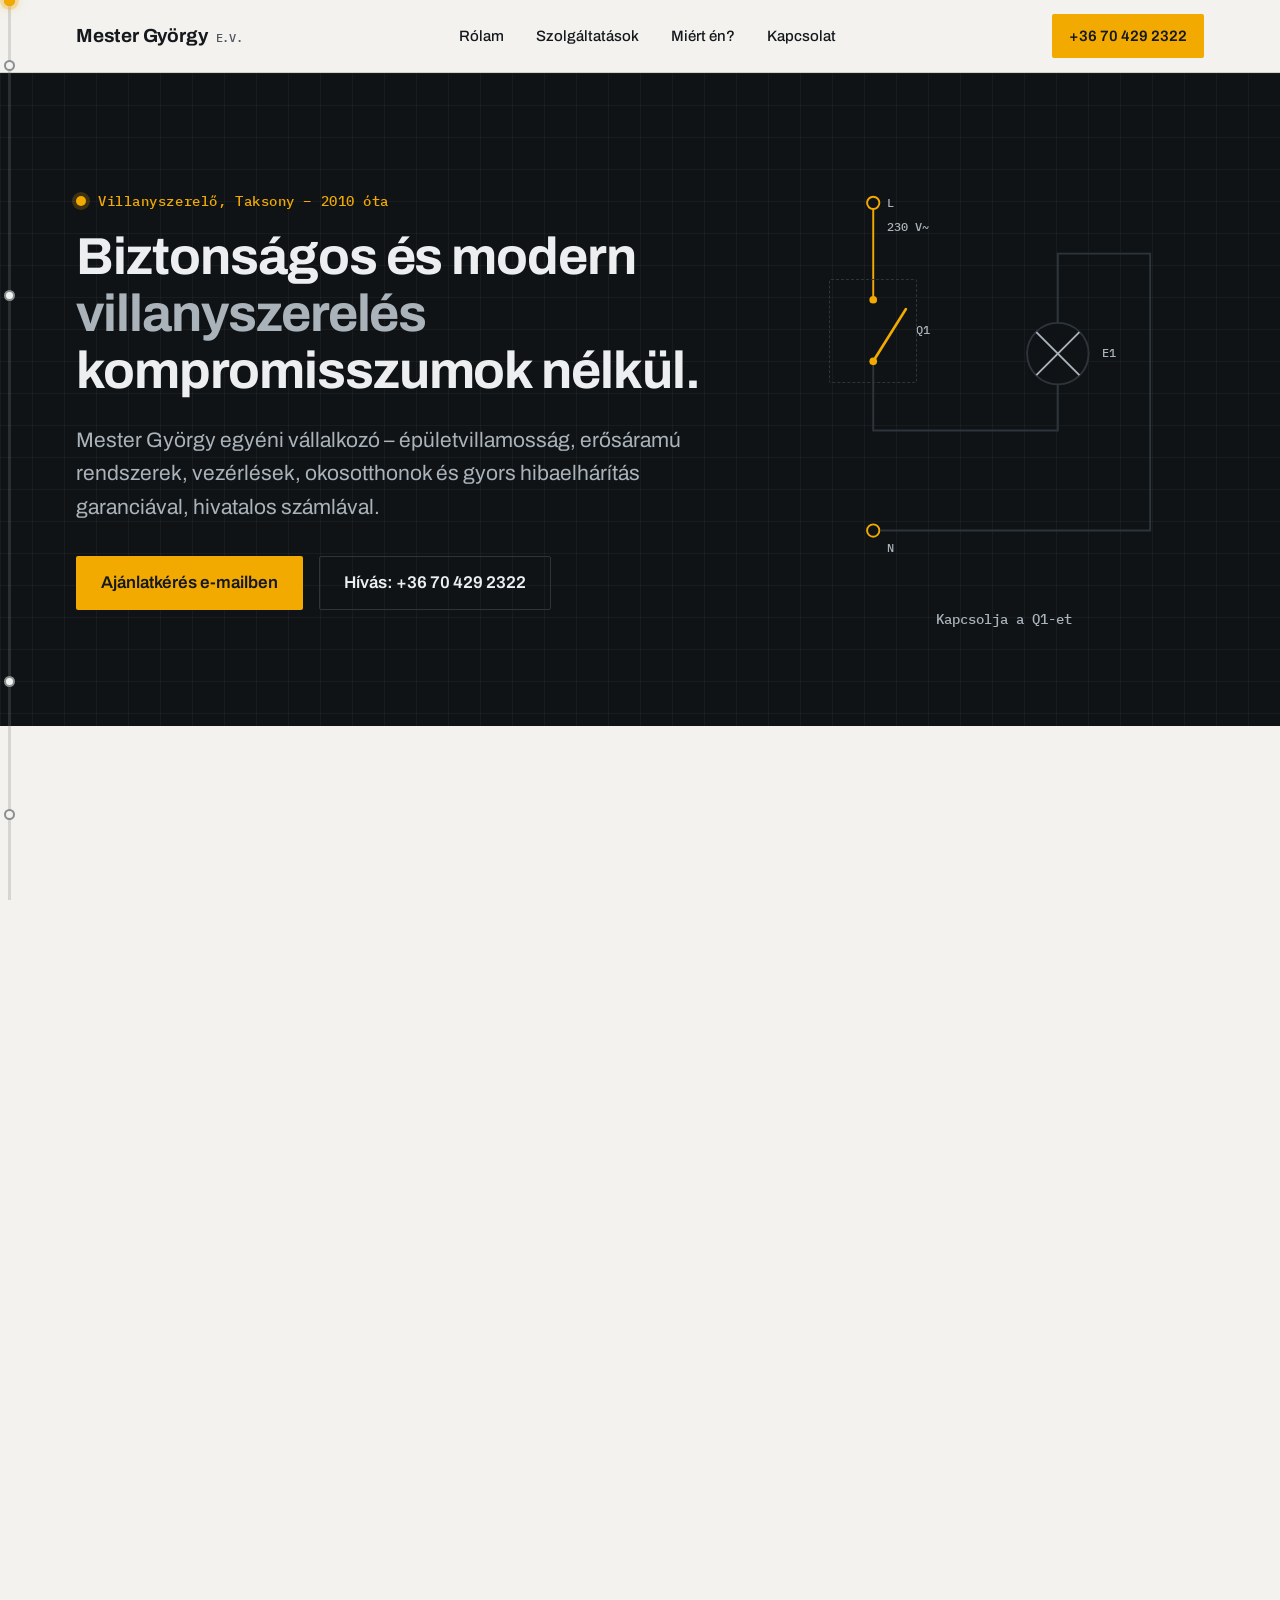
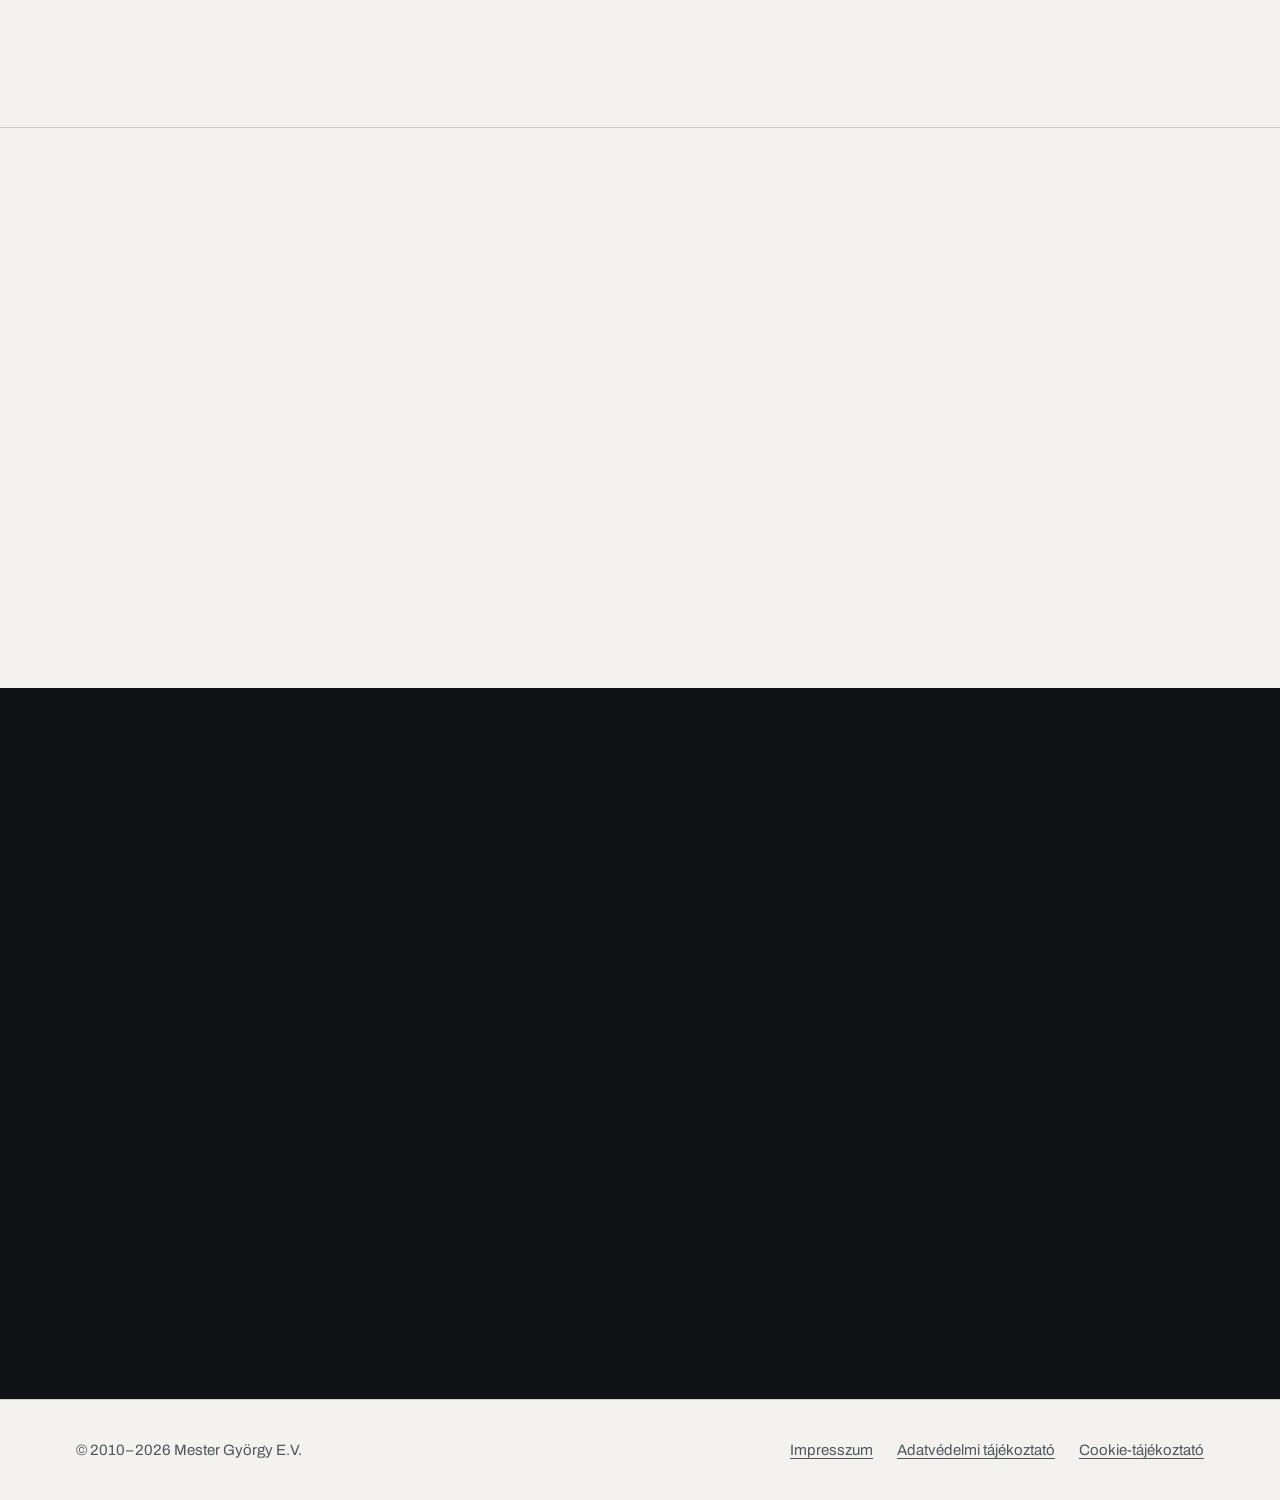
<file: index.html>
<!doctype html>
<html lang="hu">
  <head>
    <meta charset="UTF-8" />
    <meta name="viewport" content="width=device-width, initial-scale=1" />
    <!-- Biztonság: csak saját fájlok tölthetők be, űrlap nincs az oldalon.
         GitHub Pagesen nincs .htaccess, ezért a CSP meta címkében van (frame-ancestors így nem adható meg). -->
    <meta
      http-equiv="Content-Security-Policy"
      content="default-src 'none'; script-src 'self'; style-src 'self'; img-src 'self'; font-src 'self'; form-action 'none'; base-uri 'self'"
    />
    <meta name="referrer" content="strict-origin-when-cross-origin" />
    <title>Villanyszerelő Taksony – Mester György E.V. | 2010 óta</title>
    <meta
      name="description"
      content="Taksonyi villanyszerelő 2010 óta: lakások és társasházak, e-autó töltők, LED- és hangulatvilágítás, túlfeszültség-védelem, szünetmentes áram, hibaelhárítás."
    />
    <meta name="robots" content="index, follow, max-image-preview:large" />
    <meta name="author" content="Mester György E.V." />
    <meta name="theme-color" content="#0f1316" />
    <meta name="format-detection" content="telephone=no" />
    <link rel="canonical" href="https://mestervillamossag.hu/" />
    <link rel="icon" href="favicon.svg" type="image/svg+xml" />
    <link rel="apple-touch-icon" href="apple-touch-icon.png" />
    <link rel="sitemap" type="application/xml" href="sitemap.xml" />

    <!-- Megosztási előnézet (Facebook, Messenger, Viber, LinkedIn stb.) -->
    <meta property="og:type" content="website" />
    <meta property="og:locale" content="hu_HU" />
    <meta property="og:site_name" content="Mester György E.V. – villanyszerelő" />
    <meta property="og:title" content="Villanyszerelő Taksony – Mester György E.V." />
    <meta property="og:description" content="Lakások és társasházak villanyszerelése, elektromos autótöltők, LED- és hangulatvilágítás, túlfeszültség-védelem, szünetmentes áramellátás és gyors hibaelhárítás 2010 óta, számlával." />
    <meta property="og:url" content="https://mestervillamossag.hu/" />
    <meta property="og:image" content="https://mestervillamossag.hu/images/og-image.jpg" />
    <meta property="og:image:type" content="image/jpeg" />
    <meta property="og:image:width" content="1200" />
    <meta property="og:image:height" content="630" />
    <meta property="og:image:alt" content="Mester György villanyszerelő egy nyitott elosztószekrénynél dolgozik." />
    <meta name="twitter:card" content="summary_large_image" />

    <!-- Strukturált adat a keresőknek (schema.org). Nem futó kód, ezért a CSP nem tiltja.
         Utcát és házszámot szándékosan nem adunk meg: a székhely az impresszumban szerepel. -->
    <script type="application/ld+json">
      {
        "@context": "https://schema.org",
        "@type": "Electrician",
        "@id": "https://mestervillamossag.hu/#vallalkozas",
        "name": "Mester György E.V.",
        "description": "Villanyszerelő 2010 óta: lakások és társasházak villanyszerelése, erősáramú berendezések, túlfeszültség-védelem, szünetmentes áramellátás, elektromos autótöltők, vezérlések, okosotthon, LED- és hangulatvilágítás, hibaelhárítás.",
        "url": "https://mestervillamossag.hu/",
        "image": "https://mestervillamossag.hu/images/og-image.jpg",
        "telephone": "+36704292322",
        "email": "mestergyorgy9@gmail.com",
        "foundingDate": "2010",
        "founder": { "@type": "Person", "name": "Mester György", "jobTitle": "villanyszerelő" },
        "address": {
          "@type": "PostalAddress",
          "postalCode": "2335",
          "addressLocality": "Taksony",
          "addressRegion": "Pest vármegye",
          "addressCountry": "HU"
        },
        "hasOfferCatalog": {
          "@type": "OfferCatalog",
          "name": "Villanyszerelési szolgáltatások",
          "itemListElement": [
            { "@type": "Offer", "itemOffered": { "@type": "Service", "name": "Épületvillamosság" } },
            { "@type": "Offer", "itemOffered": { "@type": "Service", "name": "Társasházak villanyszerelése" } },
            { "@type": "Offer", "itemOffered": { "@type": "Service", "name": "Erősáramú berendezések" } },
            { "@type": "Offer", "itemOffered": { "@type": "Service", "name": "Ipari és lakossági túlfeszültség-védelem" } },
            { "@type": "Offer", "itemOffered": { "@type": "Service", "name": "Szünetmentes áramellátás" } },
            { "@type": "Offer", "itemOffered": { "@type": "Service", "name": "Elektromos autótöltők (fali töltők) kiépítése" } },
            { "@type": "Offer", "itemOffered": { "@type": "Service", "name": "Vezérlések" } },
            { "@type": "Offer", "itemOffered": { "@type": "Service", "name": "Okosotthon rendszerek" } },
            { "@type": "Offer", "itemOffered": { "@type": "Service", "name": "LED világítás" } },
            { "@type": "Offer", "itemOffered": { "@type": "Service", "name": "Hangulatvilágítás" } },
            { "@type": "Offer", "itemOffered": { "@type": "Service", "name": "Hibaelhárítás" } }
          ]
        }
      }
    </script>
    <link rel="preload" href="fonts/archivo-latin-wght-normal.woff2" as="font" type="font/woff2" crossorigin />
    <link rel="stylesheet" href="css/style.css" />
    <script src="js/main.js"></script>
  </head>
  <body>
    <a class="skip-link" href="#tartalom">Ugrás a tartalomra</a>
    <!-- Görgetés-áramkör: halvány nyomvonal + töltődő vezeték; a forrpontokat a js/main.js teszi ki szekciónként -->
    <div class="circuit" aria-hidden="true">
      <div class="scroll-wire"></div>
    </div>

    <header class="site-header">
      <div class="container">
        <a class="brand" href="#tartalom">Mester György <small>E.V.</small></a>
        <nav class="site-nav" aria-label="Fő navigáció">
          <a href="#rolam">Rólam</a>
          <a href="#szolgaltatasok">Szolgáltatások</a>
          <a href="#elonyok">Miért én?</a>
          <a href="#kapcsolat">Kapcsolat</a>
        </nav>
        <a class="btn btn-primary header-phone" href="tel:+36704292322">+36 70 429 2322</a>
      </div>
    </header>

    <main id="tartalom">
      <!-- Hero: a data-on értéket a js/main.js kapcsolja. JS nélkül a bekapcsolt végállapot látszik. -->
      <section class="hero band-dark" data-on="true">
        <div class="container hero-grid">
          <div>
            <p class="label">Villanyszerelő, Taksony – 2010 óta</p>
            <h1>
              <span>Biztonságos és modern</span>
              <span class="hero-word">villanyszerelés</span>
              <span>kompromisszumok nélkül.</span>
            </h1>
            <p class="lead">
              Mester György egyéni vállalkozó – épületvillamosság, erősáramú
              rendszerek, vezérlések, okosotthonok és gyors hibaelhárítás
              garanciával, hivatalos számlával.
            </p>
            <div class="hero-actions">
              <a class="btn btn-primary" href="mailto:mestergyorgy9@gmail.com?subject=Aj%C3%A1nlatk%C3%A9r%C3%A9s">Ajánlatkérés e-mailben</a>
              <a class="btn btn-ghost" href="tel:+36704292322">Hívás: +36 70 429 2322</a>
            </div>
          </div>

          <!-- Kapcsolási rajz: fázis – kapcsoló – lámpa – nulla. A kapcsoló ténylegesen kattintható. -->
          <div class="schematic-wrap">
            <div class="schematic-stage">
            <svg class="schematic" viewBox="0 0 520 560" width="520" height="560" aria-hidden="true">
              <defs>
                <radialGradient id="lamp-glow">
                  <stop offset="0" stop-color="#f2a900" stop-opacity="0.55" />
                  <stop offset="1" stop-color="#f2a900" stop-opacity="0" />
                </radialGradient>
              </defs>

              <!-- Alapvezetékek (betöltéskor kirajzolódnak) -->
              <path class="wire wire-base" pathLength="1" d="M90 250V340H330V280" />
              <path class="wire wire-base" pathLength="1" d="M330 200V110H450V470H100" />

              <!-- A fázis mindig feszültség alatt van a kapcsolóig -->
              <path class="wire" stroke="#f2a900" d="M90 50V170" />

              <!-- Áram alatti szakaszok: bekapcsoláskor futnak végig -->
              <path class="wire wire-live seg-1" pathLength="1" d="M90 250V340H330V280" />
              <path class="wire wire-live seg-2" pathLength="1" d="M330 200V110H450V470H100" />

              <!-- Áramló pontok: csak zárt áramkörben (bekapcsolva) futnak, L-től N felé -->
              <path class="wire-flow" d="M90 50V170" />
              <path class="wire-flow" d="M90 250V340H330V280" />
              <path class="wire-flow" d="M330 200V110H450V470H100" />

              <!-- Lámpa -->
              <circle class="lamp-glow" cx="330" cy="240" r="130" fill="url(#lamp-glow)" />
              <circle class="lamp-ring" cx="330" cy="240" r="40" />
              <path class="lamp-cross" d="M302 212l56 56M358 212l-56 56" />

              <!-- Kapcsoló: érintkezők és forgó kar -->
              <circle class="contact-point" cx="90" cy="170" r="5" />
              <circle class="contact-point" cx="90" cy="250" r="5" />
              <line class="switch-arm" x1="90" y1="250" x2="90" y2="170" />

              <!-- Csatlakozók és jelölések -->
              <circle class="terminal" cx="90" cy="44" r="8" />
              <circle class="terminal" cx="90" cy="470" r="8" />
              <text x="108" y="49">L</text>
              <text x="108" y="498">N</text>
              <text x="146" y="215">Q1</text>
              <text x="388" y="245">E1</text>
              <text x="108" y="80">230 V~</text>
            </svg>
            <button class="switch-btn" type="button" aria-pressed="true" aria-label="Lámpa kapcsolása a rajzon"></button>
            </div>
            <p class="schematic-hint">Kapcsolja a Q1-et</p>
          </div>
        </div>
      </section>

      <section id="rolam" class="section">
        <div class="container about-grid">
          <div class="reveal">
            <p class="label">Bemutatkozás</p>
            <h2>Több mint 15 év szakmai tapasztalattal a hátam mögött</h2>
            <p class="lead">
              Mester György vagyok, egyéni vállalkozó, villanyszerelő. 2010 óta
              végzem hivatásomat az épületvillamosság és az erősáramú rendszerek
              területén. Célom, hogy ügyfeleim számára biztonságos, esztétikus
              és a mai kornak mindenben megfelelő elektromos rendszereket
              építsek ki, vagy hárítsam el a felmerülő hibákat.
            </p>
            <ul class="check-list">
              <li>
                <svg viewBox="0 0 20 20" fill="none" stroke="currentColor" stroke-width="2.5" aria-hidden="true"><path d="M3 11l5 5 9-12" /></svg>
                <span><strong>Tapasztalat és rutin (2010 óta)</strong> A több mint másfél évtizedes gyakorlatnak köszönhetően a legváratlanabb hibákat is gyorsan oldom meg.</span>
              </li>
              <li>
                <svg viewBox="0 0 20 20" fill="none" stroke="currentColor" stroke-width="2.5" aria-hidden="true"><path d="M3 11l5 5 9-12" /></svg>
                <span><strong>Számlaképes munkavégzés</strong> Minden elvégzett munkáról hivatalos számlát állítok ki lakossági és céges partnereknek egyaránt.</span>
              </li>
              <li>
                <svg viewBox="0 0 20 20" fill="none" stroke="currentColor" stroke-width="2.5" aria-hidden="true"><path d="M3 11l5 5 9-12" /></svg>
                <span><strong>Precizitás és garancia</strong> A munkáimat úgy végzem, mintha a saját otthonomban csinálnám – tisztán, határidőre.</span>
              </li>
            </ul>
          </div>
          <figure class="portrait reveal">
            <img
              src="images/profilkep-960.webp"
              srcset="images/profilkep-480.webp 480w, images/profilkep-960.webp 960w"
              sizes="(min-width: 62rem) 30rem, 90vw"
              width="960"
              height="1280"
              loading="lazy"
              alt="Mester György munkakesztyűben, csavarhúzóval dolgozik egy nyitott elosztószekrénynél, és a kamerába mosolyog."
            />
            <figcaption>Mester György, villanyszerelő E.V.</figcaption>
          </figure>
        </div>
      </section>

      <section id="szolgaltatasok" class="section">
        <div class="container">
          <div class="section-head reveal">
            <p class="label">Szolgáltatások</p>
            <h2>Mit vállalok?</h2>
            <p class="lead">Teljes körű villanyszerelési munkálatok professzionális szinten, modern eszközökkel.</p>
          </div>
          <!-- Elosztótábla-jelmagyarázat: a kismegszakítók görgetéskor kapcsolnak be -->
          <ul class="panel">
            <li class="panel-row reveal">
              <span class="breaker" aria-hidden="true"><i></i></span>
              <div class="panel-title"><span class="panel-id" aria-hidden="true">F1</span><h3>Épületvillamosság</h3></div>
              <p>Családi házak, lakások és irodák teljes körű villanyszerelése, új hálózatok kiépítése, meglévő rendszerek modernizálása és elosztótáblák cseréje.</p>
            </li>
            <li class="panel-row reveal">
              <span class="breaker" aria-hidden="true"><i></i></span>
              <div class="panel-title"><span class="panel-id" aria-hidden="true">F2</span><h3>Társasházak villanyszerelése</h3></div>
              <p>Lakások és közös területek villanyszerelése társasházakban: lépcsőházi és folyosói világítás, elosztók és vezetékek felújítása, hibák javítása.</p>
            </li>
            <li class="panel-row reveal">
              <span class="breaker" aria-hidden="true"><i></i></span>
              <div class="panel-title"><span class="panel-id" aria-hidden="true">F3</span><h3>Erősáramú berendezések</h3></div>
              <p>Erősáramú hálózatok, csatlakozások, nagyobb teljesítményű háztartási és ipari berendezések szakszerű bekötése és ellenőrzése szabvány szerint.</p>
            </li>
            <li class="panel-row reveal">
              <span class="breaker" aria-hidden="true"><i></i></span>
              <div class="panel-title"><span class="panel-id" aria-hidden="true">F4</span><h3>Túlfeszültség-védelem</h3></div>
              <p>Ipari és lakossági túlfeszültség-védelem kiépítése, túlfeszültség-levezetők beépítése az elosztótáblába, hogy egy villámcsapás vagy hálózati tüske ne tegye tönkre az eszközöket.</p>
            </li>
            <li class="panel-row reveal">
              <span class="breaker" aria-hidden="true"><i></i></span>
              <div class="panel-title"><span class="panel-id" aria-hidden="true">F5</span><h3>Szünetmentes áramellátás</h3></div>
              <p>Áramkimaradás elleni védelem: szünetmentes tápegységek (UPS) és tartalék áramellátás kiépítése, hogy a fontos eszközök – például kazán, szivattyú, riasztó, számítógép – kimaradáskor is működjenek.</p>
            </li>
            <li class="panel-row reveal">
              <span class="breaker" aria-hidden="true"><i></i></span>
              <div class="panel-title"><span class="panel-id" aria-hidden="true">F6</span><h3>Elektromos autótöltők</h3></div>
              <p>Fali töltők (wallboxok) telepítése otthonra és cégekhez, a meglévő hálózat terhelhetőségének ellenőrzésével és külön védett áramkörrel.</p>
            </li>
            <li class="panel-row reveal">
              <span class="breaker" aria-hidden="true"><i></i></span>
              <div class="panel-title"><span class="panel-id" aria-hidden="true">F7</span><h3>Vezérlések</h3></div>
              <p>Különböző ipari és lakossági automatizálási, valamint kapcsolási vezérlések tervezése, kivitelezése, hibafeltárása és javítása.</p>
            </li>
            <li class="panel-row reveal">
              <span class="breaker" aria-hidden="true"><i></i></span>
              <div class="panel-title"><span class="panel-id" aria-hidden="true">F8</span><h3>Okosotthon rendszerek</h3></div>
              <p>Modern okosotthon (Smart Home) megoldások telepítése: világítás, fűtés és biztonsági rendszerek integrálása a maximális kényelemért és energiatakarékosságért.</p>
            </li>
            <li class="panel-row reveal">
              <span class="breaker" aria-hidden="true"><i></i></span>
              <div class="panel-title"><span class="panel-id" aria-hidden="true">F9</span><h3>LED világítás</h3></div>
              <p>Energiatakarékos LED-világítás tervezése és kiépítése lakásban, irodában, üzlethelyiségben és kültéren, régi lámpatestek korszerűsítése.</p>
            </li>
            <li class="panel-row reveal">
              <span class="breaker" aria-hidden="true"><i></i></span>
              <div class="panel-title"><span class="panel-id" aria-hidden="true">F10</span><h3>Hangulatvilágítás</h3></div>
              <p>Rejtett LED-szalagok, színes és dimmelhető fények, kerti és homlokzati hangulatvilágítás kiépítése, akár okosotthonról vezérelve.</p>
            </li>
            <li class="panel-row reveal">
              <span class="breaker" aria-hidden="true"><i></i></span>
              <div class="panel-title"><span class="panel-id" aria-hidden="true">F11</span><h3>Hibaelhárítás</h3></div>
              <p>Gyors és hatékony hibakeresés és elhárítás. Ha elment az áram, lekapcsol a biztosíték, szikrázik a konnektor vagy zárlatot észlel, hívjon bizalommal!</p>
            </li>
          </ul>
        </div>
      </section>

      <section id="elonyok" class="section">
        <div class="container">
          <div class="benefits-head">
            <div class="section-head reveal">
              <p class="label">Előnyeim</p>
              <h2>Miért válasszon engem?</h2>
            </div>
            <!-- Műszerkijelző: a js/main.js 7 szegmenses számokká alakítja. JS nélkül sima szöveg marad. -->
            <div class="meter reveal">
              <div class="meter-readout">
                <p class="meter-value" data-seg="15+">15+</p>
                <p class="meter-unit">év tapasztalat</p>
              </div>
              <div class="meter-readout">
                <p class="meter-value" data-seg="2010">2010</p>
                <p class="meter-unit">óta a szakmában</p>
              </div>
            </div>
          </div>
          <dl class="spec-grid reveal">
            <div><dt>Hivatalos számla</dt><dd>Minden munkáról hivatalos számlát állítok ki.</dd></div>
            <div><dt>Tapasztalat 2010 óta</dt><dd>Több mint 15 év folyamatos szakmai gyakorlat a háttérben.</dd></div>
            <div><dt>Megbízhatóság</dt><dd>Pontos érkezés, precíz munkavégzés és garancia.</dd></div>
            <div><dt>Modern technológia</dt><dd>Hagyományos hálózatok és okosotthon rendszerek.</dd></div>
          </dl>
        </div>
      </section>

      <section id="kapcsolat" class="section band-dark">
        <div class="container contact-grid">
          <div class="reveal">
            <p class="label">Kapcsolat</p>
            <h2>Lépjen velem kapcsolatba</h2>
            <p class="lead">
              Villanyszerelési munkára van szüksége, árajánlatot kérne, vagy
              sürgős hibaelhárításra lenne szükség? Hívjon telefonon, vagy írjon
              e-mailt!
            </p>
          </div>
          <div class="contact-panel reveal">
            <div class="contact-option">
              <h3><span class="led" aria-hidden="true"></span>Telefon</h3>
              <a class="contact-value" href="tel:+36704292322">+36 70 429 2322</a>
              <p>Sürgős hiba esetén hívjon.</p>
            </div>
            <div class="contact-option">
              <h3>E-mail</h3>
              <a class="contact-value" href="mailto:mestergyorgy9@gmail.com?subject=Aj%C3%A1nlatk%C3%A9r%C3%A9s">mestergyorgy9@gmail.com</a>
              <p>Írja le röviden a feladatot, a helyszínt, és azt, hogyan érhetem el.</p>
            </div>
            <p class="contact-note">A megkeresésekkel kapcsolatos adatkezelésről az <a href="adatvedelem.html">Adatvédelmi tájékoztatóban</a> olvashat.</p>
          </div>
        </div>
      </section>
    </main>

    <footer class="site-footer">
      <div class="container">
        <p>&copy; 2010–2026 Mester György E.V.</p>
        <ul class="footer-links">
          <li><a href="impresszum.html">Impresszum</a></li>
          <li><a href="adatvedelem.html">Adatvédelmi tájékoztató</a></li>
          <li><a href="cookie.html">Cookie-tájékoztató</a></li>
        </ul>
      </div>
    </footer>

    <!-- Mobilon mindig kéznél: hívás és e-mail -->
    <nav class="action-bar" aria-label="Gyors elérés">
      <a href="tel:+36704292322">Hívás</a>
      <a href="mailto:mestergyorgy9@gmail.com?subject=Aj%C3%A1nlatk%C3%A9r%C3%A9s">E-mail</a>
    </nav>
  </body>
</html>
</file>
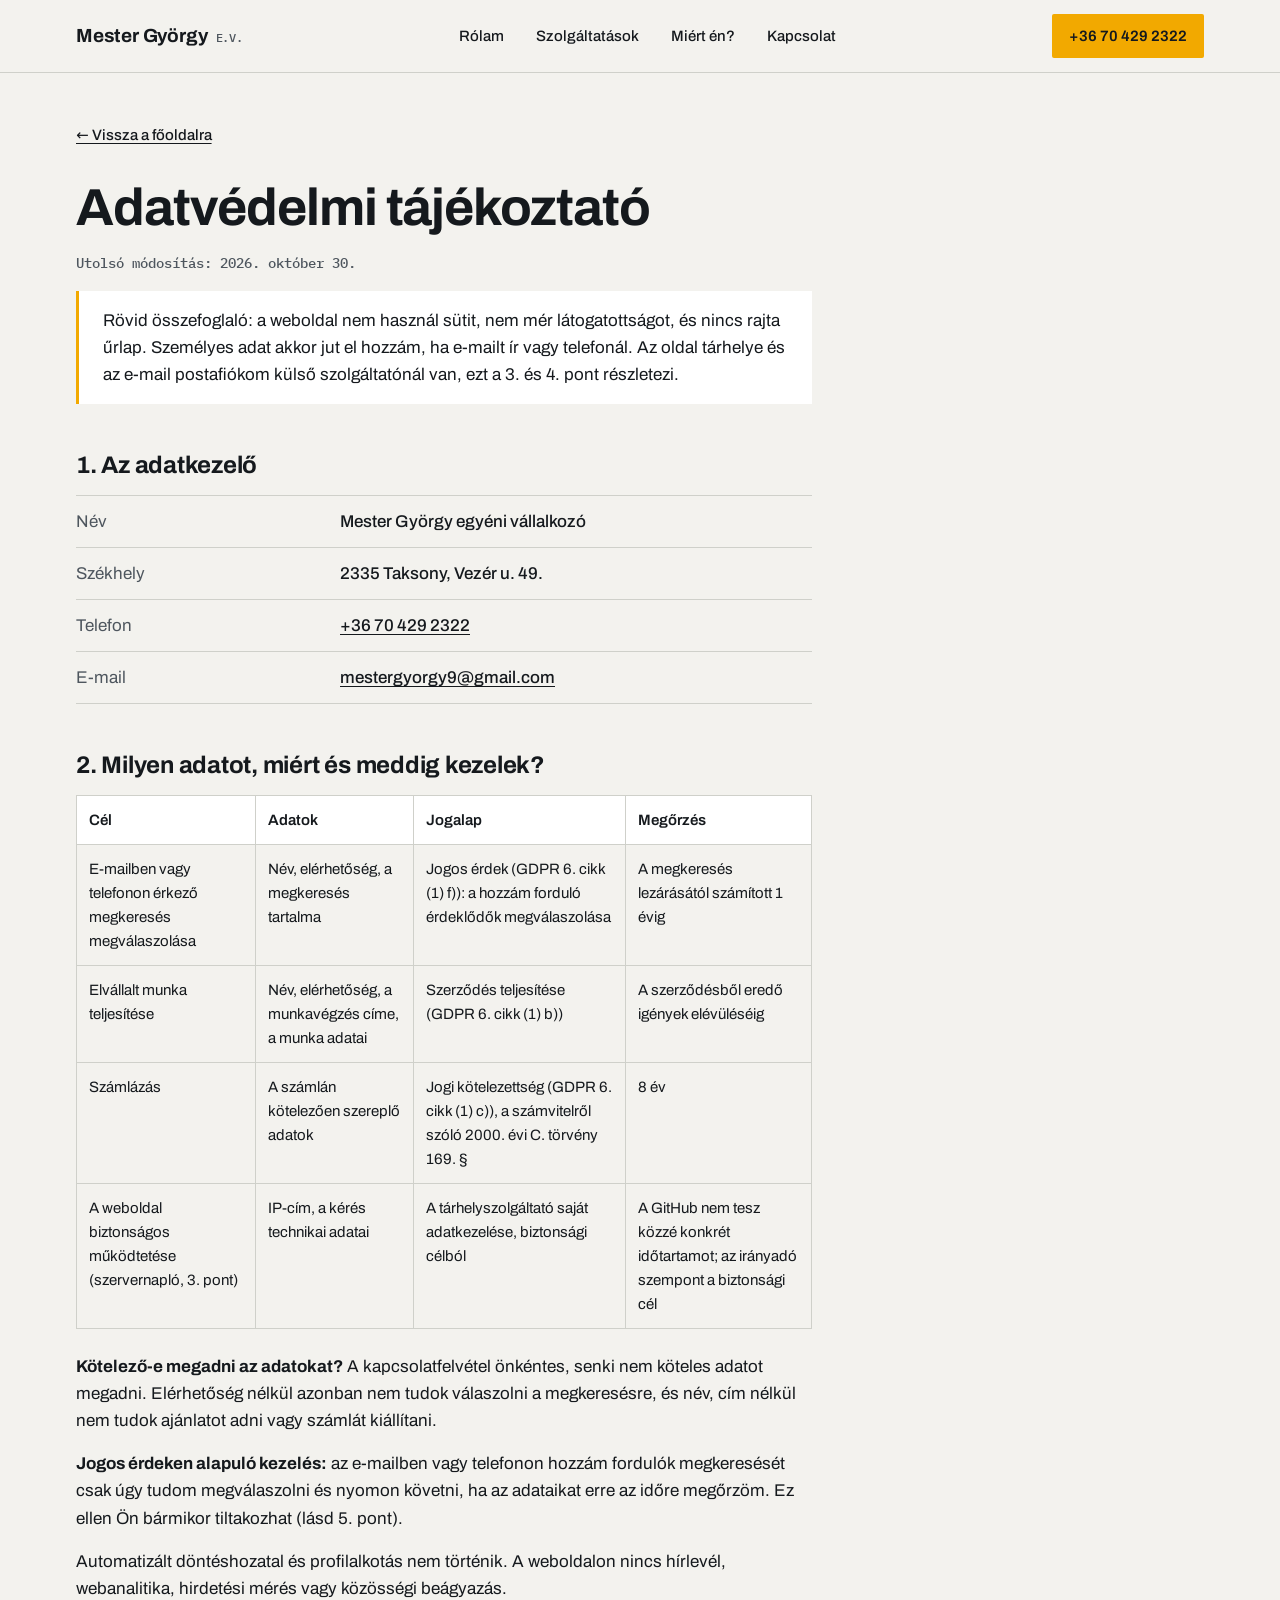
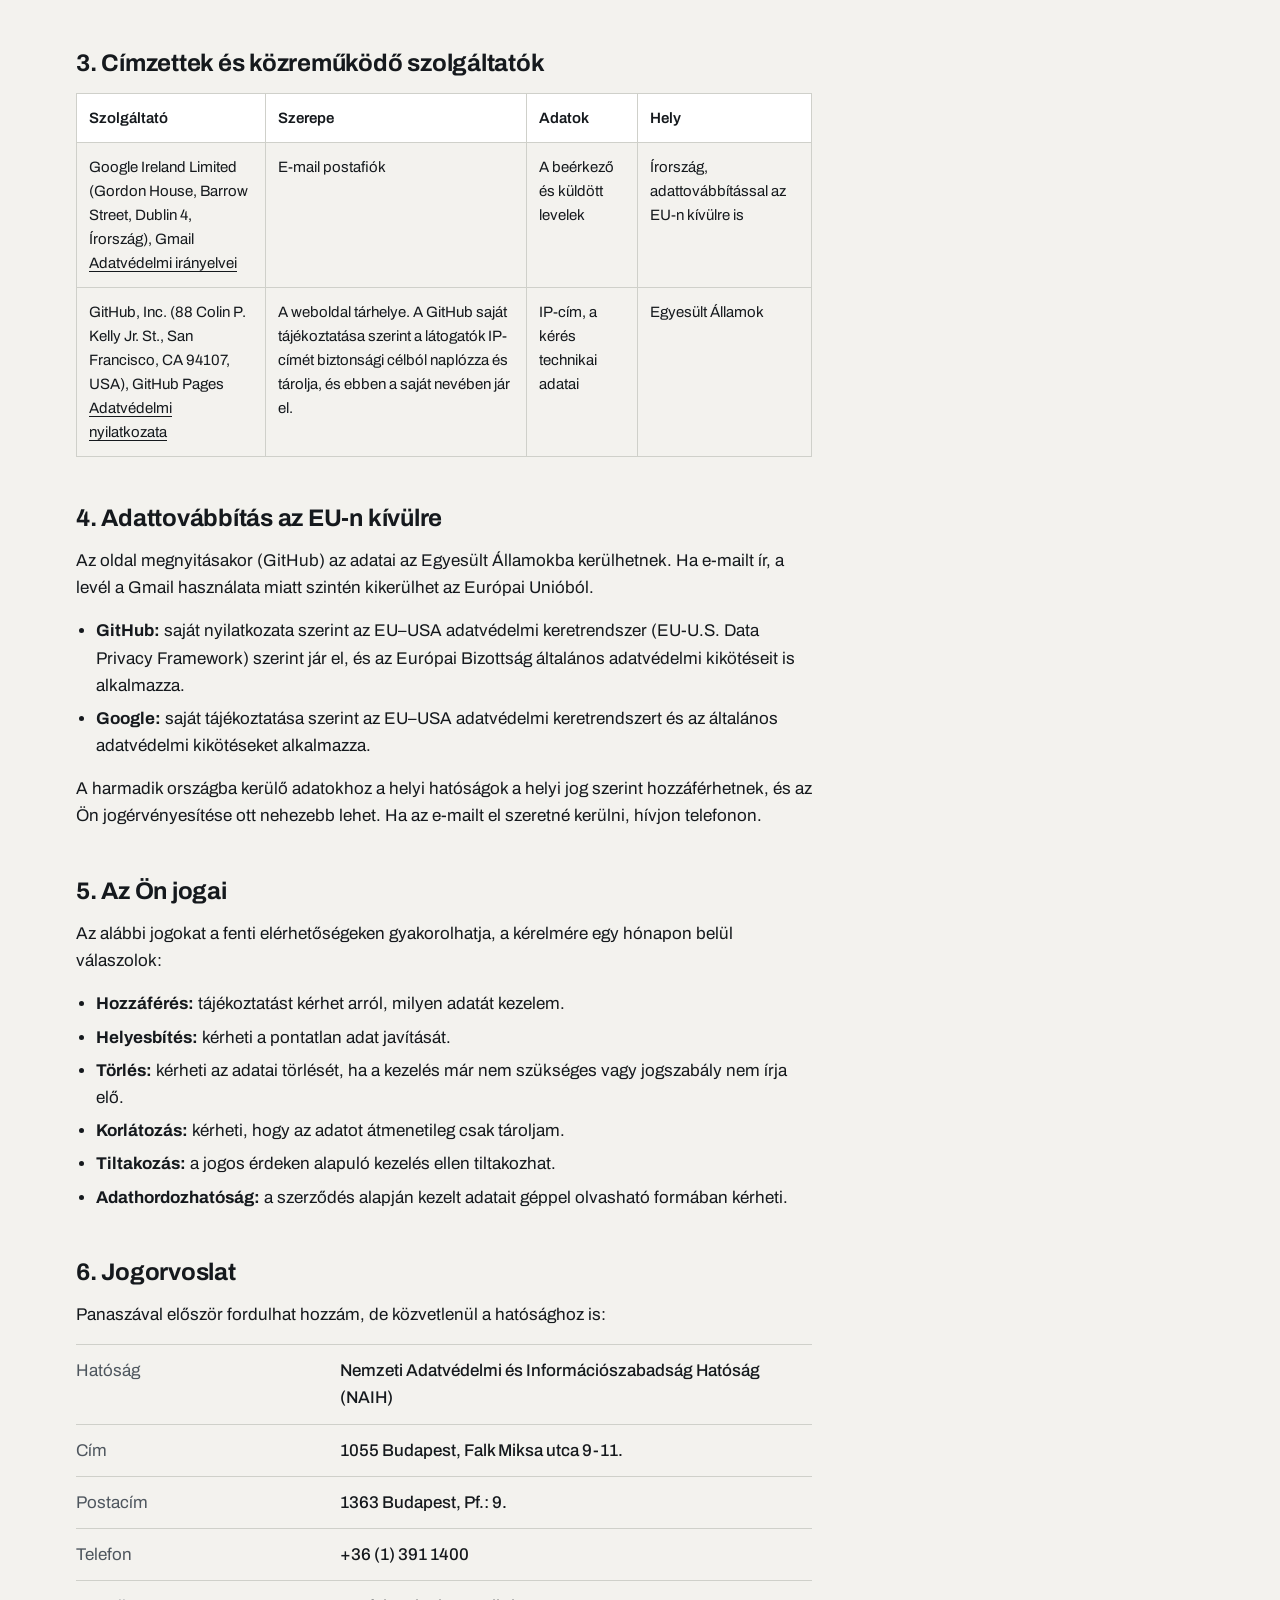
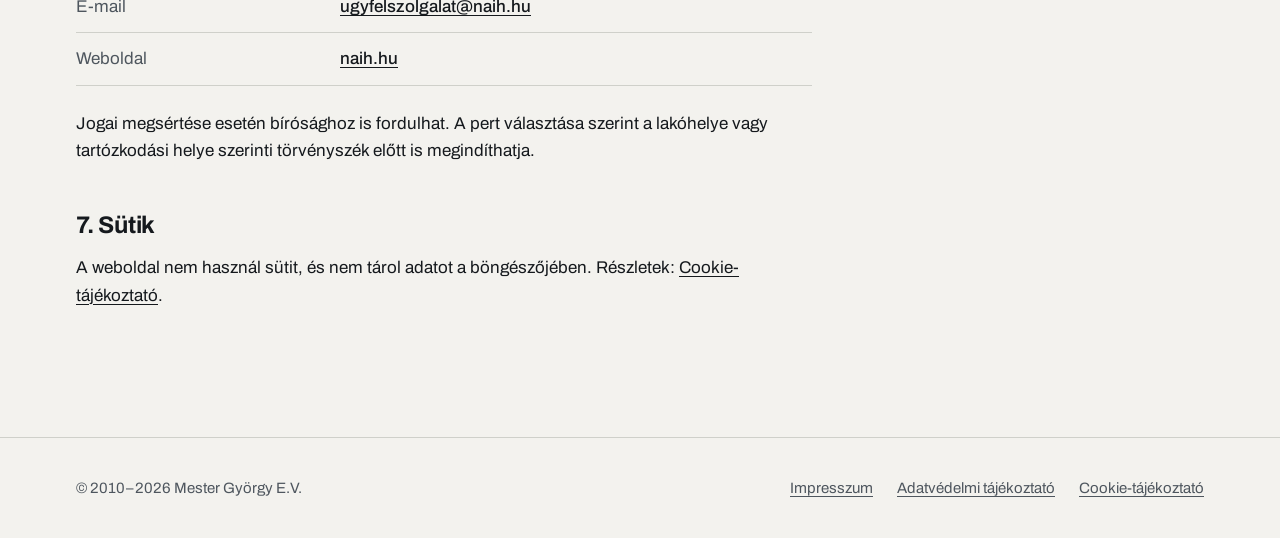
<file: adatvedelem.html>
<!doctype html>
<!-- Utolsó ellenőrzés: 2026-10-30; alap: GDPR 13. cikk, Ekertv. 4. §, Eht. 155. § (4). A nyilvántartás: adatkezeles-nyilvantartas.md -->
<html lang="hu">
  <head>
    <meta charset="UTF-8" />
    <meta name="viewport" content="width=device-width, initial-scale=1" />
    <meta http-equiv="Content-Security-Policy" content="default-src 'none'; script-src 'self'; style-src 'self'; img-src 'self'; font-src 'self'; form-action 'none'; base-uri 'self'" />
    <meta name="referrer" content="strict-origin-when-cross-origin" />
    <title>Adatvédelmi tájékoztató – Mester György E.V.</title>
    <meta name="description" content="Tájékoztató arról, hogyan kezeli a személyes adatokat a mestervillamossag.hu weboldal és Mester György egyéni vállalkozó." />
    <link rel="canonical" href="https://mestervillamossag.hu/adatvedelem.html" />
    <link rel="icon" href="favicon.svg" type="image/svg+xml" />
    <link rel="apple-touch-icon" href="apple-touch-icon.png" />
    <meta name="robots" content="index, follow" />
    <meta name="theme-color" content="#0f1316" />
    <meta property="og:type" content="website" />
    <meta property="og:locale" content="hu_HU" />
    <meta property="og:site_name" content="Mester György E.V. – villanyszerelő" />
    <meta property="og:title" content="Adatvédelmi tájékoztató – Mester György E.V." />
    <meta property="og:description" content="Tájékoztató arról, hogyan kezeli a személyes adatokat a mestervillamossag.hu weboldal és Mester György egyéni vállalkozó." />
    <meta property="og:url" content="https://mestervillamossag.hu/adatvedelem.html" />
    <meta property="og:image" content="https://mestervillamossag.hu/images/og-image.jpg" />
    <link rel="stylesheet" href="css/style.css" />
    <script src="js/main.js"></script>
  </head>
  <body>
    <a class="skip-link" href="#tartalom">Ugrás a tartalomra</a>
    <header class="site-header">
      <div class="container">
        <a class="brand" href="index.html">Mester György <small>E.V.</small></a>
        <nav class="site-nav" aria-label="Fő navigáció">
          <a href="index.html#rolam">Rólam</a>
          <a href="index.html#szolgaltatasok">Szolgáltatások</a>
          <a href="index.html#elonyok">Miért én?</a>
          <a href="index.html#kapcsolat">Kapcsolat</a>
        </nav>
        <a class="btn btn-primary header-phone" href="tel:+36704292322">+36 70 429 2322</a>
      </div>
    </header>

    <main id="tartalom" class="doc">
      <div class="container">
        <div class="doc-body">
          <a class="back-link" href="index.html">← Vissza a főoldalra</a>
          <h1>Adatvédelmi tájékoztató</h1>
          <p class="doc-meta">Utolsó módosítás: 2026. október 30.</p>

          <p class="callout">
            Rövid összefoglaló: a weboldal nem használ sütit, nem mér
            látogatottságot, és nincs rajta űrlap. Személyes adat akkor jut el
            hozzám, ha e-mailt ír vagy telefonál. Az oldal tárhelye és az e-mail
            postafiókom külső szolgáltatónál van, ezt a 3. és 4. pont részletezi.
          </p>

          <h2>1. Az adatkezelő</h2>
          <dl class="data-list">
            <div><dt>Név</dt><dd>Mester György egyéni vállalkozó</dd></div>
            <div><dt>Székhely</dt><dd>2335 Taksony, Vezér u. 49.</dd></div>
            <div><dt>Telefon</dt><dd><a href="tel:+36704292322">+36 70 429 2322</a></dd></div>
            <div><dt>E-mail</dt><dd><a href="mailto:mestergyorgy9@gmail.com">mestergyorgy9@gmail.com</a></dd></div>
          </dl>

          <h2>2. Milyen adatot, miért és meddig kezelek?</h2>
          <div class="table-wrap" tabindex="0" role="region" aria-label="Az adatkezelések táblázata">
            <table>
              <thead>
                <tr><th scope="col">Cél</th><th scope="col">Adatok</th><th scope="col">Jogalap</th><th scope="col">Megőrzés</th></tr>
              </thead>
              <tbody>
                <tr>
                  <td>E-mailben vagy telefonon érkező megkeresés megválaszolása</td>
                  <td>Név, elérhetőség, a megkeresés tartalma</td>
                  <td>Jogos érdek (GDPR 6. cikk (1) f)): a hozzám forduló érdeklődők megválaszolása</td>
                  <td>A megkeresés lezárásától számított 1 évig</td>
                </tr>
                <tr>
                  <td>Elvállalt munka teljesítése</td>
                  <td>Név, elérhetőség, a munkavégzés címe, a munka adatai</td>
                  <td>Szerződés teljesítése (GDPR 6. cikk (1) b))</td>
                  <td>A szerződésből eredő igények elévüléséig</td>
                </tr>
                <tr>
                  <td>Számlázás</td>
                  <td>A számlán kötelezően szereplő adatok</td>
                  <td>Jogi kötelezettség (GDPR 6. cikk (1) c)), a számvitelről szóló 2000. évi C. törvény 169. §</td>
                  <td>8 év</td>
                </tr>
                <tr>
                  <td>A weboldal biztonságos működtetése (szervernapló, 3. pont)</td>
                  <td>IP-cím, a kérés technikai adatai</td>
                  <td>A tárhelyszolgáltató saját adatkezelése, biztonsági célból</td>
                  <td>A GitHub nem tesz közzé konkrét időtartamot; az irányadó szempont a biztonsági cél</td>
                </tr>
              </tbody>
            </table>
          </div>
          <p>
            <strong>Kötelező-e megadni az adatokat?</strong> A kapcsolatfelvétel
            önkéntes, senki nem köteles adatot megadni. Elérhetőség nélkül
            azonban nem tudok válaszolni a megkeresésre, és név, cím nélkül nem
            tudok ajánlatot adni vagy számlát kiállítani.
          </p>
          <p>
            <strong>Jogos érdeken alapuló kezelés:</strong> az e-mailben vagy
            telefonon hozzám fordulók megkeresését csak úgy tudom megválaszolni
            és nyomon követni, ha az adataikat erre az időre megőrzöm. Ez ellen
            Ön bármikor tiltakozhat (lásd 5. pont).
          </p>
          <p>
            Automatizált döntéshozatal és profilalkotás nem történik. A
            weboldalon nincs hírlevél, webanalitika, hirdetési mérés vagy
            közösségi beágyazás.
          </p>

          <h2>3. Címzettek és közreműködő szolgáltatók</h2>
          <div class="table-wrap" tabindex="0" role="region" aria-label="A szolgáltatók táblázata">
            <table>
              <thead>
                <tr><th scope="col">Szolgáltató</th><th scope="col">Szerepe</th><th scope="col">Adatok</th><th scope="col">Hely</th></tr>
              </thead>
              <tbody>
                <tr>
                  <td>Google Ireland Limited (Gordon House, Barrow Street, Dublin 4, Írország), Gmail<br /><a href="https://policies.google.com/privacy?hl=hu" rel="noopener noreferrer">Adatvédelmi irányelvei</a></td>
                  <td>E-mail postafiók</td>
                  <td>A beérkező és küldött levelek</td>
                  <td>Írország, adattovábbítással az EU-n kívülre is</td>
                </tr>
                <tr>
                  <td>GitHub, Inc. (88 Colin P. Kelly Jr. St., San Francisco, CA 94107, USA), GitHub Pages<br /><a href="https://docs.github.com/en/site-policy/privacy-policies/github-general-privacy-statement" rel="noopener noreferrer">Adatvédelmi nyilatkozata</a></td>
                  <td>A weboldal tárhelye. A GitHub saját tájékoztatása szerint a látogatók IP-címét biztonsági célból naplózza és tárolja, és ebben a saját nevében jár el.</td>
                  <td>IP-cím, a kérés technikai adatai</td>
                  <td>Egyesült Államok</td>
                </tr>
              </tbody>
            </table>
          </div>

          <h2>4. Adattovábbítás az EU-n kívülre</h2>
          <p>
            Az oldal megnyitásakor (GitHub) az adatai az Egyesült Államokba
            kerülhetnek. Ha e-mailt ír, a levél a Gmail használata miatt szintén
            kikerülhet az Európai Unióból.
          </p>
          <ul>
            <li><strong>GitHub:</strong> saját nyilatkozata szerint az EU–USA adatvédelmi keretrendszer (EU-U.S. Data Privacy Framework) szerint jár el, és az Európai Bizottság általános adatvédelmi kikötéseit is alkalmazza.</li>
            <li><strong>Google:</strong> saját tájékoztatása szerint az EU–USA adatvédelmi keretrendszert és az általános adatvédelmi kikötéseket alkalmazza.</li>
          </ul>
          <p>
            A harmadik országba kerülő adatokhoz a helyi hatóságok a helyi jog
            szerint hozzáférhetnek, és az Ön jogérvényesítése ott nehezebb lehet.
            Ha az e-mailt el szeretné kerülni, hívjon telefonon.
          </p>

          <h2>5. Az Ön jogai</h2>
          <p>Az alábbi jogokat a fenti elérhetőségeken gyakorolhatja, a kérelmére egy hónapon belül válaszolok:</p>
          <ul>
            <li><strong>Hozzáférés:</strong> tájékoztatást kérhet arról, milyen adatát kezelem.</li>
            <li><strong>Helyesbítés:</strong> kérheti a pontatlan adat javítását.</li>
            <li><strong>Törlés:</strong> kérheti az adatai törlését, ha a kezelés már nem szükséges vagy jogszabály nem írja elő.</li>
            <li><strong>Korlátozás:</strong> kérheti, hogy az adatot átmenetileg csak tároljam.</li>
            <li><strong>Tiltakozás:</strong> a jogos érdeken alapuló kezelés ellen tiltakozhat.</li>
            <li><strong>Adathordozhatóság:</strong> a szerződés alapján kezelt adatait géppel olvasható formában kérheti.</li>
          </ul>

          <h2>6. Jogorvoslat</h2>
          <p>Panaszával először fordulhat hozzám, de közvetlenül a hatósághoz is:</p>
          <dl class="data-list">
            <div><dt>Hatóság</dt><dd>Nemzeti Adatvédelmi és Információszabadság Hatóság (NAIH)</dd></div>
            <div><dt>Cím</dt><dd>1055 Budapest, Falk Miksa utca 9-11.</dd></div>
            <div><dt>Postacím</dt><dd>1363 Budapest, Pf.: 9.</dd></div>
            <div><dt>Telefon</dt><dd>+36 (1) 391 1400</dd></div>
            <div><dt>E-mail</dt><dd><a href="mailto:ugyfelszolgalat@naih.hu">ugyfelszolgalat@naih.hu</a></dd></div>
            <div><dt>Weboldal</dt><dd><a href="https://naih.hu" rel="noopener noreferrer">naih.hu</a></dd></div>
          </dl>
          <p>Jogai megsértése esetén bírósághoz is fordulhat. A pert választása szerint a lakóhelye vagy tartózkodási helye szerinti törvényszék előtt is megindíthatja.</p>

          <h2>7. Sütik</h2>
          <p>A weboldal nem használ sütit, és nem tárol adatot a böngészőjében. Részletek: <a href="cookie.html">Cookie-tájékoztató</a>.</p>
        </div>
      </div>
    </main>

    <footer class="site-footer">
      <div class="container">
        <p>&copy; 2010–2026 Mester György E.V.</p>
        <ul class="footer-links">
          <li><a href="impresszum.html">Impresszum</a></li>
          <li><a href="adatvedelem.html" aria-current="page">Adatvédelmi tájékoztató</a></li>
          <li><a href="cookie.html">Cookie-tájékoztató</a></li>
        </ul>
      </div>
    </footer>
  </body>
</html>
</file>
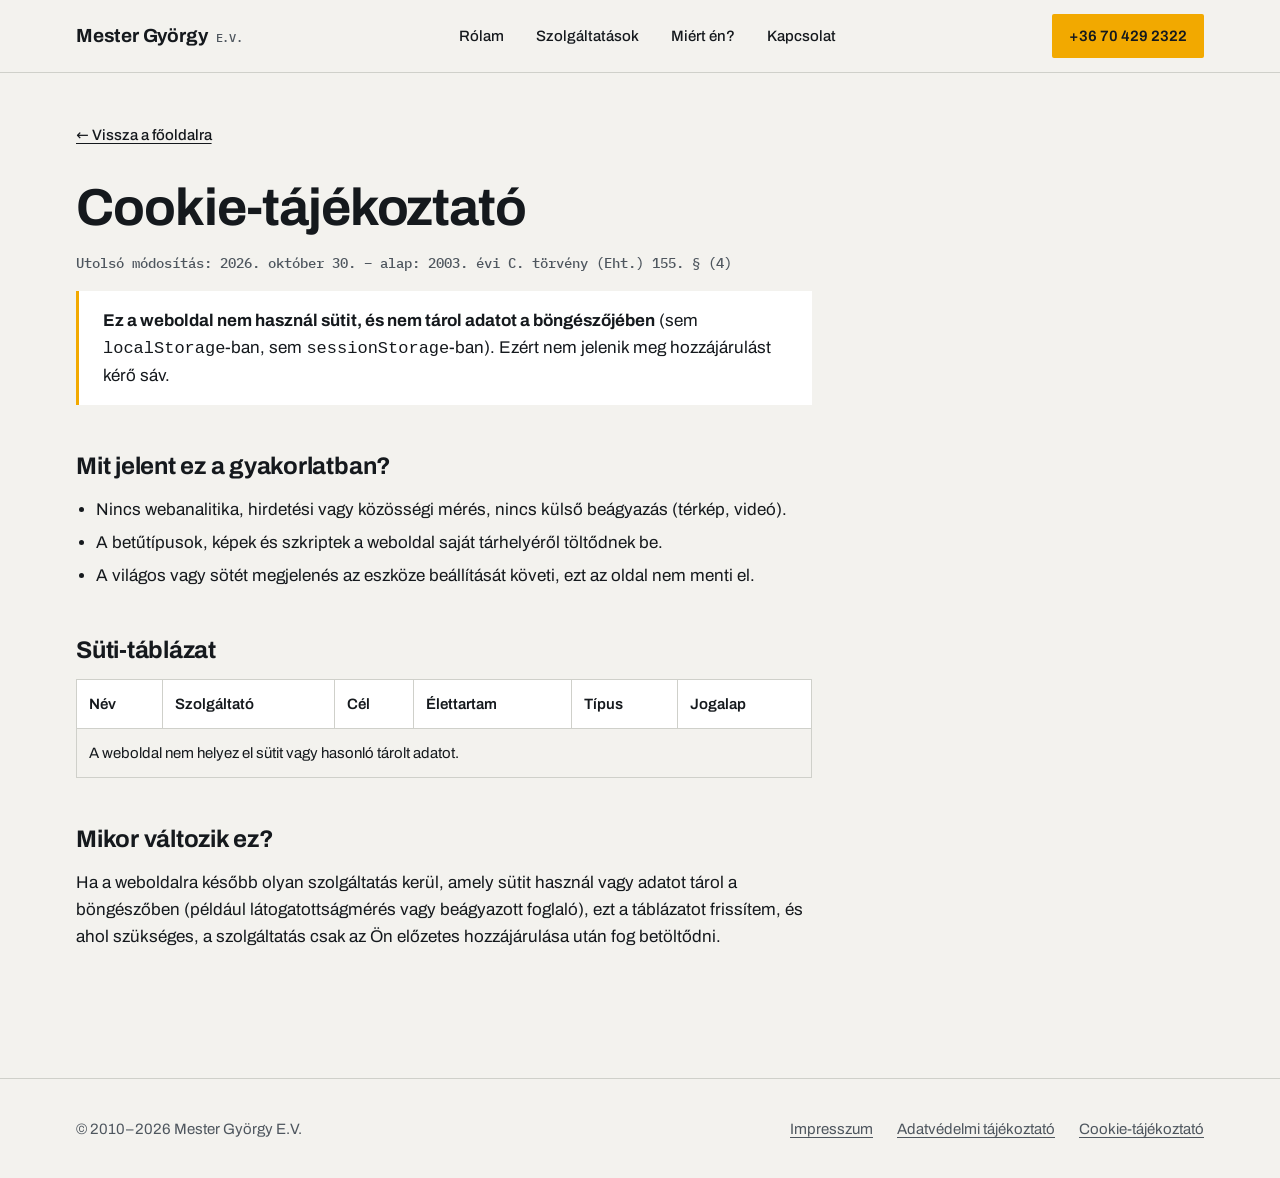
<file: cookie.html>
<!doctype html>
<!-- Utolsó ellenőrzés: 2026-10-30; alap: Eht. 155. § (4), GDPR 13. cikk, NAIH-3195-11/2022 -->
<html lang="hu">
  <head>
    <meta charset="UTF-8" />
    <meta name="viewport" content="width=device-width, initial-scale=1" />
    <meta http-equiv="Content-Security-Policy" content="default-src 'none'; script-src 'self'; style-src 'self'; img-src 'self'; font-src 'self'; form-action 'none'; base-uri 'self'" />
    <meta name="referrer" content="strict-origin-when-cross-origin" />
    <title>Cookie-tájékoztató – Mester György E.V.</title>
    <meta name="description" content="A mestervillamossag.hu nem használ sütit és nem tárol adatot a böngészőben." />
    <link rel="canonical" href="https://mestervillamossag.hu/cookie.html" />
    <link rel="icon" href="favicon.svg" type="image/svg+xml" />
    <link rel="apple-touch-icon" href="apple-touch-icon.png" />
    <meta name="robots" content="index, follow" />
    <meta name="theme-color" content="#0f1316" />
    <meta property="og:type" content="website" />
    <meta property="og:locale" content="hu_HU" />
    <meta property="og:site_name" content="Mester György E.V. – villanyszerelő" />
    <meta property="og:title" content="Cookie-tájékoztató – Mester György E.V." />
    <meta property="og:description" content="A mestervillamossag.hu nem használ sütit és nem tárol adatot a böngészőben." />
    <meta property="og:url" content="https://mestervillamossag.hu/cookie.html" />
    <meta property="og:image" content="https://mestervillamossag.hu/images/og-image.jpg" />
    <link rel="stylesheet" href="css/style.css" />
    <script src="js/main.js"></script>
  </head>
  <body>
    <a class="skip-link" href="#tartalom">Ugrás a tartalomra</a>
    <header class="site-header">
      <div class="container">
        <a class="brand" href="index.html">Mester György <small>E.V.</small></a>
        <nav class="site-nav" aria-label="Fő navigáció">
          <a href="index.html#rolam">Rólam</a>
          <a href="index.html#szolgaltatasok">Szolgáltatások</a>
          <a href="index.html#elonyok">Miért én?</a>
          <a href="index.html#kapcsolat">Kapcsolat</a>
        </nav>
        <a class="btn btn-primary header-phone" href="tel:+36704292322">+36 70 429 2322</a>
      </div>
    </header>

    <main id="tartalom" class="doc">
      <div class="container">
        <div class="doc-body">
          <a class="back-link" href="index.html">← Vissza a főoldalra</a>
          <h1>Cookie-tájékoztató</h1>
          <p class="doc-meta">Utolsó módosítás: 2026. október 30. – alap: 2003. évi C. törvény (Eht.) 155. § (4)</p>

          <p class="callout">
            <strong>Ez a weboldal nem használ sütit, és nem tárol adatot a
            böngészőjében</strong> (sem <code>localStorage</code>-ban, sem
            <code>sessionStorage</code>-ban). Ezért nem jelenik meg
            hozzájárulást kérő sáv.
          </p>

          <h2>Mit jelent ez a gyakorlatban?</h2>
          <ul>
            <li>Nincs webanalitika, hirdetési vagy közösségi mérés, nincs külső beágyazás (térkép, videó).</li>
            <li>A betűtípusok, képek és szkriptek a weboldal saját tárhelyéről töltődnek be.</li>
            <li>A világos vagy sötét megjelenés az eszköze beállítását követi, ezt az oldal nem menti el.</li>
          </ul>

          <h2>Süti-táblázat</h2>
          <div class="table-wrap" tabindex="0" role="region" aria-label="Sütik táblázata">
            <table>
              <thead>
                <tr><th scope="col">Név</th><th scope="col">Szolgáltató</th><th scope="col">Cél</th><th scope="col">Élettartam</th><th scope="col">Típus</th><th scope="col">Jogalap</th></tr>
              </thead>
              <tbody>
                <tr><td colspan="6">A weboldal nem helyez el sütit vagy hasonló tárolt adatot.</td></tr>
              </tbody>
            </table>
          </div>

          <h2>Mikor változik ez?</h2>
          <p>
            Ha a weboldalra később olyan szolgáltatás kerül, amely sütit használ
            vagy adatot tárol a böngészőben (például látogatottságmérés vagy
            beágyazott foglaló), ezt a táblázatot frissítem, és ahol szükséges,
            a szolgáltatás csak az Ön előzetes hozzájárulása után fog betöltődni.
          </p>
        </div>
      </div>
    </main>

    <footer class="site-footer">
      <div class="container">
        <p>&copy; 2010–2026 Mester György E.V.</p>
        <ul class="footer-links">
          <li><a href="impresszum.html">Impresszum</a></li>
          <li><a href="adatvedelem.html">Adatvédelmi tájékoztató</a></li>
          <li><a href="cookie.html" aria-current="page">Cookie-tájékoztató</a></li>
        </ul>
      </div>
    </footer>
  </body>
</html>
</file>
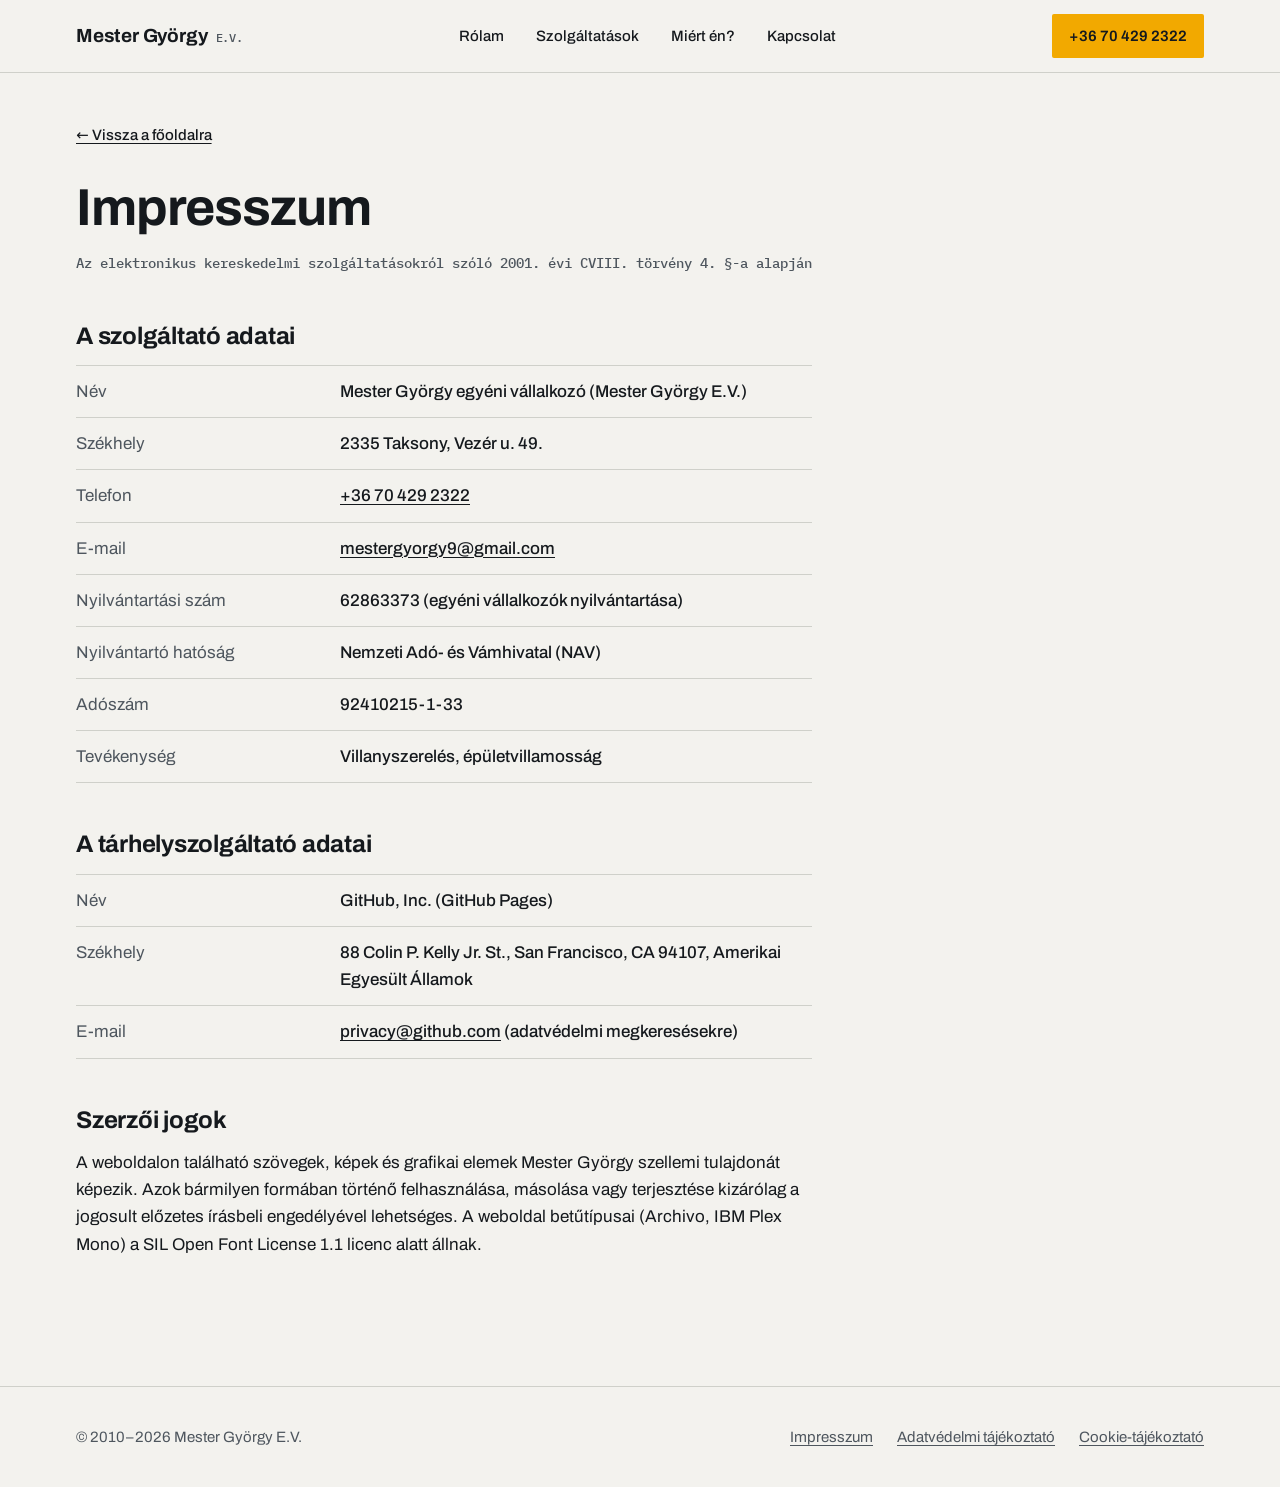
<file: impresszum.html>
<!doctype html>
<!-- Utolsó ellenőrzés: 2026-10-30; alap: Ekertv. 4. § -->
<html lang="hu">
  <head>
    <meta charset="UTF-8" />
    <meta name="viewport" content="width=device-width, initial-scale=1" />
    <meta http-equiv="Content-Security-Policy" content="default-src 'none'; script-src 'self'; style-src 'self'; img-src 'self'; font-src 'self'; form-action 'none'; base-uri 'self'" />
    <meta name="referrer" content="strict-origin-when-cross-origin" />
    <title>Impresszum – Mester György E.V.</title>
    <meta name="description" content="A mestervillamossag.hu weboldal szolgáltatójának és tárhelyszolgáltatójának adatai." />
    <link rel="canonical" href="https://mestervillamossag.hu/impresszum.html" />
    <link rel="icon" href="favicon.svg" type="image/svg+xml" />
    <link rel="apple-touch-icon" href="apple-touch-icon.png" />
    <meta name="robots" content="index, follow" />
    <meta name="theme-color" content="#0f1316" />
    <meta property="og:type" content="website" />
    <meta property="og:locale" content="hu_HU" />
    <meta property="og:site_name" content="Mester György E.V. – villanyszerelő" />
    <meta property="og:title" content="Impresszum – Mester György E.V." />
    <meta property="og:description" content="A mestervillamossag.hu weboldal szolgáltatójának és tárhelyszolgáltatójának adatai." />
    <meta property="og:url" content="https://mestervillamossag.hu/impresszum.html" />
    <meta property="og:image" content="https://mestervillamossag.hu/images/og-image.jpg" />
    <link rel="stylesheet" href="css/style.css" />
    <script src="js/main.js"></script>
  </head>
  <body>
    <a class="skip-link" href="#tartalom">Ugrás a tartalomra</a>
    <header class="site-header">
      <div class="container">
        <a class="brand" href="index.html">Mester György <small>E.V.</small></a>
        <nav class="site-nav" aria-label="Fő navigáció">
          <a href="index.html#rolam">Rólam</a>
          <a href="index.html#szolgaltatasok">Szolgáltatások</a>
          <a href="index.html#elonyok">Miért én?</a>
          <a href="index.html#kapcsolat">Kapcsolat</a>
        </nav>
        <a class="btn btn-primary header-phone" href="tel:+36704292322">+36 70 429 2322</a>
      </div>
    </header>

    <main id="tartalom" class="doc">
      <div class="container">
        <div class="doc-body">
          <a class="back-link" href="index.html">← Vissza a főoldalra</a>
          <h1>Impresszum</h1>
          <p class="doc-meta">Az elektronikus kereskedelmi szolgáltatásokról szóló 2001. évi CVIII. törvény 4. §-a alapján</p>

          <h2>A szolgáltató adatai</h2>
          <dl class="data-list">
            <div><dt>Név</dt><dd>Mester György egyéni vállalkozó (Mester György E.V.)</dd></div>
            <div><dt>Székhely</dt><dd>2335 Taksony, Vezér u. 49.</dd></div>
            <div><dt>Telefon</dt><dd><a href="tel:+36704292322">+36 70 429 2322</a></dd></div>
            <div><dt>E-mail</dt><dd><a href="mailto:mestergyorgy9@gmail.com">mestergyorgy9@gmail.com</a></dd></div>
            <div><dt>Nyilvántartási szám</dt><dd>62863373 (egyéni vállalkozók nyilvántartása)</dd></div>
            <div><dt>Nyilvántartó hatóság</dt><dd>Nemzeti Adó- és Vámhivatal (NAV)</dd></div>
            <div><dt>Adószám</dt><dd>92410215-1-33</dd></div>
            <div><dt>Tevékenység</dt><dd>Villanyszerelés, épületvillamosság</dd></div>
          </dl>

          <h2>A tárhelyszolgáltató adatai</h2>
          <dl class="data-list">
            <div><dt>Név</dt><dd>GitHub, Inc. (GitHub Pages)</dd></div>
            <div><dt>Székhely</dt><dd>88 Colin P. Kelly Jr. St., San Francisco, CA 94107, Amerikai Egyesült Államok</dd></div>
            <div><dt>E-mail</dt><dd><a href="mailto:privacy@github.com">privacy@github.com</a> (adatvédelmi megkeresésekre)</dd></div>
          </dl>

          <h2>Szerzői jogok</h2>
          <p>
            A weboldalon található szövegek, képek és grafikai elemek Mester
            György szellemi tulajdonát képezik. Azok bármilyen formában történő
            felhasználása, másolása vagy terjesztése kizárólag a jogosult
            előzetes írásbeli engedélyével lehetséges. A weboldal betűtípusai
            (Archivo, IBM Plex Mono) a SIL Open Font License 1.1 licenc alatt
            állnak.
          </p>
        </div>
      </div>
    </main>

    <footer class="site-footer">
      <div class="container">
        <p>&copy; 2010–2026 Mester György E.V.</p>
        <ul class="footer-links">
          <li><a href="impresszum.html" aria-current="page">Impresszum</a></li>
          <li><a href="adatvedelem.html">Adatvédelmi tájékoztató</a></li>
          <li><a href="cookie.html">Cookie-tájékoztató</a></li>
        </ul>
      </div>
    </footer>
  </body>
</html>
</file>
<file: css/style.css>
/* ==========================================================================
   Mester György E.V. – közös stíluslap
   Irány: műszaki rajz / kapcsolási rajz. Grafit alapszínek, egyetlen sárga kiemelés.
   Minden szín, betű és térköz változóban van, a sötét mód a rendszerbeállítást követi
   (nincs kapcsoló, így a böngészőben sem tárolunk semmit).
   ========================================================================== */

/* Saját hosztolású betűk (SIL OFL licenc, lásd fonts/OFL-*.txt).
   A latin-ext fájl tartalmazza az ő és ű betűket, a böngésző csak a szükségeset tölti le. */
@font-face {
  font-family: "Archivo";
  font-style: normal;
  font-weight: 100 900;
  font-display: swap;
  src: url("../fonts/archivo-latin-ext-wght-normal.woff2") format("woff2");
  unicode-range: U+0100-02BA, U+02BD-02C5, U+02C7-02CC, U+02CE-02D7, U+02DD-02FF, U+0304, U+0308, U+0329, U+1D00-1DBF, U+1E00-1E9F, U+1EF2-1EFF, U+2020, U+20A0-20AB, U+20AD-20C0, U+2113, U+2C60-2C7F, U+A720-A7FF;
}
@font-face {
  font-family: "Archivo";
  font-style: normal;
  font-weight: 100 900;
  font-display: swap;
  src: url("../fonts/archivo-latin-wght-normal.woff2") format("woff2");
  unicode-range: U+0000-00FF, U+0131, U+0152-0153, U+02BB-02BC, U+02C6, U+02DA, U+02DC, U+0304, U+0308, U+0329, U+2000-206F, U+20AC, U+2122, U+2191, U+2193, U+2212, U+2215, U+FEFF, U+FFFD;
}
@font-face {
  font-family: "IBM Plex Mono";
  font-style: normal;
  font-weight: 500;
  font-display: swap;
  src: url("../fonts/ibm-plex-mono-latin-ext-500-normal.woff2") format("woff2");
  unicode-range: U+0100-02BA, U+02BD-02C5, U+02C7-02CC, U+02CE-02D7, U+02DD-02FF, U+0304, U+0308, U+0329, U+1D00-1DBF, U+1E00-1E9F, U+1EF2-1EFF, U+2020, U+20A0-20AB, U+20AD-20C0, U+2113, U+2C60-2C7F, U+A720-A7FF;
}
@font-face {
  font-family: "IBM Plex Mono";
  font-style: normal;
  font-weight: 500;
  font-display: swap;
  src: url("../fonts/ibm-plex-mono-latin-500-normal.woff2") format("woff2");
  unicode-range: U+0000-00FF, U+0131, U+0152-0153, U+02BB-02BC, U+02C6, U+02DA, U+02DC, U+0304, U+0308, U+0329, U+2000-206F, U+20AC, U+2122, U+2191, U+2193, U+2212, U+2215, U+FEFF, U+FFFD;
}

:root {
  color-scheme: light dark;

  /* Színek – világos mód */
  --bg: #f3f2ee;
  --surface: #ffffff;
  --ink: #15191d;
  --muted: #4e565e;
  --line: #cfd0ca;
  --accent: #f2a900;       /* kitöltésekhez, sötét szöveggel */
  --accent-text: #805300;  /* szövegként: 4,5:1 fölötti kontraszt */
  --on-accent: #15191d;
  --grid-line: rgb(21 25 29 / 0.05);

  /* Tipográfia */
  --font-sans: "Archivo", system-ui, -apple-system, "Segoe UI", Roboto, Arial, sans-serif;
  --font-mono: "IBM Plex Mono", ui-monospace, Consolas, monospace;
  --text-sm: 0.875rem;
  --text-base: 1.0625rem;
  --text-lg: clamp(1.125rem, 1rem + 0.5vw, 1.3125rem);
  --text-h3: clamp(1.25rem, 1.15rem + 0.5vw, 1.5rem);
  --text-h2: clamp(1.875rem, 1.45rem + 2vw, 3rem);
  --text-h1: clamp(2.125rem, 1.5rem + 2.8vw, 3.25rem);

  /* Térközök */
  --space-1: 0.5rem;
  --space-2: 1rem;
  --space-3: 1.5rem;
  --space-4: 2rem;
  --space-5: 3rem;
  --space-6: clamp(4rem, 3rem + 5vw, 7.5rem);
  --gutter: clamp(1.25rem, 0.75rem + 2.5vw, 3rem);
  --max-width: 76rem;
  --header-height: 4.5rem;

  /* Mozgás */
  --ease-out: cubic-bezier(0.22, 1, 0.36, 1);
  --duration: 0.7s;
}

@media (prefers-color-scheme: dark) {
  :root {
    --bg: #0f1316;
    --surface: #171c21;
    --ink: #eceef0;
    --muted: #aab2ba;
    --line: #2d343a;
    --accent-text: #f2a900;
    --grid-line: rgb(255 255 255 / 0.04);
  }
}

/* Mindig sötét sáv (hero, kapcsolat): a változókat itt felülírjuk */
.band-dark {
  --bg: #0f1316;
  --surface: #171c21;
  --ink: #eceef0;
  --muted: #aab2ba;
  --line: #2d343a;
  --accent-text: #f2a900;
  --grid-line: rgb(255 255 255 / 0.04);
  background-color: var(--bg);
  color: var(--ink);
}

/* --------------------------------------------------------------------------
   Alapok
   -------------------------------------------------------------------------- */
*, *::before, *::after { box-sizing: border-box; }

html {
  -webkit-text-size-adjust: 100%;
  scroll-padding-top: calc(var(--header-height) + var(--space-2));
}

body {
  margin: 0;
  background: var(--bg);
  color: var(--ink);
  font-family: var(--font-sans);
  font-size: var(--text-base);
  line-height: 1.6;
  -webkit-font-smoothing: antialiased;
  overflow-x: clip;
}

img, svg { display: block; max-width: 100%; }
img { height: auto; }

h1, h2, h3 { margin: 0; line-height: 1.1; font-weight: 700; letter-spacing: -0.02em; overflow-wrap: break-word; }
h1 { font-size: var(--text-h1); }
h2 { font-size: var(--text-h2); }
h3 { font-size: var(--text-h3); letter-spacing: -0.01em; }
p { margin: 0; }

a { color: inherit; }

/* Billentyűzetes fókusz: jól látható keret minden háttéren */
:focus-visible {
  outline: 3px solid var(--accent);
  outline-offset: 3px;
  border-radius: 2px;
}

::selection { background: var(--accent); color: var(--on-accent); }

.container {
  width: 100%;
  max-width: var(--max-width);
  margin-inline: auto;
  padding-inline: var(--gutter);
}

.skip-link {
  position: fixed;
  top: var(--space-1);
  left: var(--space-1);
  z-index: 100;
  padding: var(--space-1) var(--space-2);
  background: var(--accent);
  color: var(--on-accent);
  font-weight: 600;
  transform: translateY(-200%);
}
.skip-link:focus { transform: none; }

/* Kis, műszaki felirat (rajzjel-szerű) */
.label {
  display: flex;
  align-items: center;
  gap: 0.75rem;
  margin-bottom: var(--space-2);
  font-family: var(--font-mono);
  font-size: var(--text-sm);
  font-weight: 500;
  letter-spacing: 0.04em;
  color: var(--accent-text);
}

/* A címke előtti csomópont, mint egy pont a kapcsolási rajzon */
.label::before {
  content: "";
  flex: none;
  width: 0.625rem;
  height: 0.625rem;
  border-radius: 50%;
  background: var(--accent);
  box-shadow: 0 0 0 4px rgb(242 169 0 / 0.2);
}

.lead { font-size: var(--text-lg); color: var(--muted); max-width: 38rem; }

/* --------------------------------------------------------------------------
   Gombok
   -------------------------------------------------------------------------- */
.btn {
  position: relative;
  display: inline-flex;
  align-items: center;
  justify-content: center;
  gap: 0.625rem;
  min-height: 3.25rem;
  padding: 0.75rem 1.5rem;
  border: 1px solid transparent;
  border-radius: 2px;
  font: inherit;
  font-weight: 600;
  text-align: center;
  text-decoration: none;
  cursor: pointer;
  transition: transform 0.2s var(--ease-out), background-color 0.2s, border-color 0.2s;
}
.btn:active { transform: translateY(1px) scale(0.99); }
.btn-primary { background: var(--accent); color: var(--on-accent); }
.btn-primary:hover { background: #ffbb1f; }

/* Szikra a gomb sarkán, amikor az egér rámegy (érintőképernyőn nincs) */
.btn-primary::after {
  content: "";
  position: absolute;
  top: -11px;
  right: -11px;
  width: 22px;
  height: 22px;
  background: url("../images/spark.svg") center / contain no-repeat;
  opacity: 0;
  pointer-events: none;
}
@media (hover: hover) {
  .btn-primary:hover::after { animation: spark 0.45s var(--ease-out); }
}
@keyframes spark {
  0% { opacity: 0; transform: scale(0.3); }
  25% { opacity: 1; }
  100% { opacity: 0; transform: scale(1.15) rotate(25deg); }
}
.btn-ghost { border-color: var(--line); color: var(--ink); background: transparent; }
.btn-ghost:hover { border-color: var(--ink); }
.btn svg { flex: none; width: 1.125rem; height: 1.125rem; }

/* --------------------------------------------------------------------------
   Fejléc
   -------------------------------------------------------------------------- */
.site-header {
  position: sticky;
  top: 0;
  z-index: 50;
  background: var(--bg);
  border-bottom: 1px solid var(--line);
}
.site-header .container {
  display: flex;
  align-items: center;
  justify-content: space-between;
  gap: var(--space-3);
  min-height: var(--header-height);
}
.brand {
  display: inline-flex;
  align-items: baseline;
  gap: 0.5rem;
  font-size: 1.1875rem;
  font-weight: 700;
  letter-spacing: -0.01em;
  text-decoration: none;
  white-space: nowrap;
}
.brand small { font-family: var(--font-mono); font-size: 0.75rem; font-weight: 500; color: var(--muted); }

.site-nav { display: none; gap: var(--space-4); }
.site-nav a {
  position: relative;
  padding-block: 0.5rem;
  font-size: 0.9375rem;
  font-weight: 500;
  text-decoration: none;
}
/* Aláhúzás, amely balról jobbra húzódik ki */
.site-nav a::after {
  content: "";
  position: absolute;
  left: 0;
  right: 0;
  bottom: 0.25rem;
  height: 2px;
  background: var(--accent);
  transform: scaleX(0);
  transform-origin: left;
  transition: transform 0.25s var(--ease-out);
}
.site-nav a:hover::after { transform: scaleX(1); }

.header-phone { min-height: 2.75rem; padding: 0.5rem 1rem; font-size: 0.9375rem; white-space: nowrap; }

@media (min-width: 56rem) {
  .site-nav { display: flex; }
}
@media (max-width: 26rem) {
  .brand small { display: none; }
  .header-phone { padding-inline: 0.75rem; font-size: 0.875rem; }
}

/* --------------------------------------------------------------------------
   Görgetés-áramkör a bal szélen.
   .circuit: halvány nyomvonal (mindig látszik); .scroll-wire: a töltődő vezeték,
   a JS a scaleY értékét állítja 0 és 1 között a görgetés arányában.
   .circuit-node: forrpont szekciónként; a JS teszi ki és kapcsolja az .is-lit osztályt,
   amikor a vezeték eleje odaér. JS nélkül az egész rejtve marad.
   -------------------------------------------------------------------------- */
.circuit {
  display: none;
  position: fixed;
  top: 0;
  bottom: 0;
  left: 0.5rem;
  z-index: 60;
  width: 3px;
  background: rgb(128 128 128 / 0.25);
  pointer-events: none;
}
.js .circuit { display: block; }

.scroll-wire {
  position: absolute;
  inset: 0;
  background: var(--accent);
  transform: scaleY(0);
  transform-origin: top;
}

.circuit-node {
  position: absolute;
  left: 50%;
  width: 11px;
  height: 11px;
  margin: -5.5px 0 0 -5.5px;
  border: 2px solid #8a8f94;
  border-radius: 50%;
  background: var(--bg);
}
/* Kigyulladt állapot: külön rétegen, hogy csak opacity és transform animálódjon */
.circuit-node::after {
  content: "";
  position: absolute;
  inset: -2px;
  border-radius: 50%;
  background: var(--accent);
  box-shadow: 0 0 0 4px rgb(242 169 0 / 0.25), 0 0 12px rgb(242 169 0 / 0.7);
  opacity: 0;
  transform: scale(0.4);
  transition: opacity 0.25s, transform 0.35s cubic-bezier(0.3, 1.5, 0.5, 1);
}
.circuit-node.is-lit::after { opacity: 1; transform: none; }

/* --------------------------------------------------------------------------
   Hero
   -------------------------------------------------------------------------- */
.hero {
  /* Halvány műszaki rajzrács: statikus háttér */
  background-image:
    linear-gradient(var(--grid-line) 1px, transparent 1px),
    linear-gradient(90deg, var(--grid-line) 1px, transparent 1px);
  background-size: 32px 32px;
  padding-block: clamp(3rem, 2rem + 5vw, 6rem);
}
.hero-grid {
  display: grid;
  gap: var(--space-5);
  align-items: center;
}
.hero h1 { margin-bottom: var(--space-3); }
.hero h1 span { display: block; }
.hero .lead { margin-bottom: var(--space-4); }
.hero-word { color: var(--accent); transition: color 0.4s; }
.hero[data-on="false"] .hero-word { color: var(--muted); }

.hero-actions { display: flex; flex-wrap: wrap; gap: var(--space-2); }
.hero-actions .btn { flex: 1 1 15rem; }

@media (min-width: 62rem) {
  .hero-grid { grid-template-columns: minmax(0, 1.7fr) minmax(0, 1fr); }
  .hero-actions .btn { flex: 0 1 auto; }
}

/* Betöltéskori belépés: tisztán CSS, JS nélkül is lefut és a végállapotban marad */
@keyframes rise {
  from { opacity: 0; transform: translateY(16px); }
  to { opacity: 1; transform: none; }
}
.hero .label,
.hero h1 span,
.hero .lead,
.hero-actions {
  animation: rise var(--duration) var(--ease-out) both;
}
.hero h1 span:nth-child(1) { animation-delay: 0.08s; }
.hero h1 span:nth-child(2) { animation-delay: 0.16s; }
.hero h1 span:nth-child(3) { animation-delay: 0.24s; }
.hero .lead { animation-delay: 0.36s; }
.hero-actions { animation-delay: 0.44s; }

/* Kapcsolási rajz (hero jobb oldal) ----------------------------------------- */
.schematic-wrap { width: 100%; max-width: 26rem; margin-inline: auto; }
/* A gomb ehhez a dobozhoz igazodik, így minden méretben a rajz kapcsolóján marad */
.schematic-stage { position: relative; }
.schematic { width: 100%; height: auto; }

.schematic text {
  font-family: var(--font-mono);
  font-size: 15px;
  font-weight: 500;
  fill: var(--muted);
}
.wire { fill: none; stroke-width: 2.5; }
.wire-base { stroke: var(--line); }

/* pathLength="1" miatt a vonal hossza mindig 1, így az eltolással „kirajzolható” */
.wire-base, .wire-live { stroke-dasharray: 1; }
.wire-base { animation: draw 1.1s var(--ease-out) both; }
@keyframes draw {
  from { stroke-dashoffset: 1; }
  to { stroke-dashoffset: 0; }
}

.wire-live {
  stroke: var(--accent);
  stroke-dashoffset: 0;
  transition: stroke-dashoffset 0.6s linear;
}
/* Sorrend: bekapcsoláskor előbb a lámpáig, utána a nullán vissza fut az „áram” */
.wire-live.seg-2 { transition-delay: 0.45s; }
.hero[data-on="false"] .wire-live { stroke-dashoffset: 1; transition-delay: 0s; transition-duration: 0.2s; }

.terminal { fill: var(--bg); stroke: var(--accent); stroke-width: 2.5; }
.contact-point { fill: var(--accent); }
.lamp-ring { fill: var(--bg); stroke: var(--line); stroke-width: 2.5; transition: stroke 0.3s; }
.lamp-cross { stroke: var(--muted); stroke-width: 2.5; transition: stroke 0.3s; }
.lamp-glow { opacity: 1; transition: opacity 0.2s; }
.hero[data-on="true"] .lamp-ring,
.hero[data-on="true"] .lamp-cross { stroke: var(--accent); transition-delay: 0.45s; }
.hero[data-on="false"] .lamp-glow { opacity: 0; }

/* Bekapcsoláskor a lámpa fénycsőszerűen, pár villanással gyullad be.
   Az animáció minden bekapcsoláskor újraindul, mert a szelektor ilyenkor kezd illeszkedni. */
.hero[data-on="true"] .lamp-glow { animation: tube-start 0.8s 0.9s both; }
@keyframes tube-start {
  0% { opacity: 0; }
  12% { opacity: 0.7; }
  18% { opacity: 0.1; }
  34% { opacity: 0.85; }
  42% { opacity: 0.25; }
  62%, 100% { opacity: 1; }
}

/* Áramló pontok: rövid szaggatás kerek végekkel = pontsor.
   A szaggatás eltolása (dashoffset) végtelenítve mozgatja a pontokat a vonal irányában.
   Egy periódus 0.1 + 18 = 18.1 egység, ezért ennyivel toljuk el. */
.wire-flow {
  fill: none;
  stroke: #fff1c2;
  stroke-width: 4;
  stroke-linecap: round;
  stroke-dasharray: 0.1 18;
  opacity: 0;
  transition: opacity 0.2s;
  animation: flow 0.9s linear infinite;
}
.hero[data-on="true"] .wire-flow { opacity: 0.9; transition: opacity 0.4s 1.1s; }
@keyframes flow {
  to { stroke-dashoffset: -18.1; }
}

/* A kapcsoló karja a felső érintkezőhöz zár; a forgáspont az alsó érintkező */
.switch-arm {
  stroke: var(--accent);
  stroke-width: 3.5;
  stroke-linecap: round;
  transform-box: view-box;
  transform-origin: 90px 250px;
  transition: transform 0.25s cubic-bezier(0.3, 1.5, 0.5, 1);
}
.hero[data-on="false"] .switch-arm { transform: rotate(32deg); }

/* Valódi gomb a rajz kapcsolója fölött; JS nélkül rejtve */
.switch-btn {
  display: none;
  position: absolute;
  left: 17.3%;
  top: 37.5%;
  width: 5.5rem;
  height: 6.5rem;
  transform: translate(-50%, -50%);
  background: transparent;
  border: 1px dashed var(--line);
  border-radius: 2px;
  cursor: pointer;
  transition: border-color 0.2s;
}
.switch-btn:hover { border-color: var(--accent); }
.js .switch-btn { display: block; }

.schematic-hint {
  display: none;
  margin-top: var(--space-1);
  font-family: var(--font-mono);
  font-size: var(--text-sm);
  color: var(--muted);
  text-align: center;
}
.js .schematic-hint { display: block; }

/* --------------------------------------------------------------------------
   Szekciók és megjelenési animáció
   -------------------------------------------------------------------------- */
.section { padding-block: var(--space-6); }
.section + .section:not(.band-dark) { border-top: 1px solid var(--line); }
.section-head { max-width: 44rem; margin-bottom: var(--space-5); }
.section-head h2 { margin-bottom: var(--space-2); }

/* Csak ha fut a JS: ha nem, minden tartalom azonnal látszik */
.js .reveal {
  opacity: 0;
  transform: translateY(20px);
  transition: opacity var(--duration) var(--ease-out), transform var(--duration) var(--ease-out);
}
.js .reveal.is-visible { opacity: 1; transform: none; }

/* --------------------------------------------------------------------------
   Rólam
   -------------------------------------------------------------------------- */
.about-grid { display: grid; gap: var(--space-5); align-items: center; }
.about-grid h2 { margin-bottom: var(--space-3); }
.about-grid .lead { margin-bottom: var(--space-4); }

.check-list { display: grid; gap: var(--space-3); margin: 0; padding: 0; list-style: none; }
.check-list li {
  display: grid;
  grid-template-columns: 1.5rem 1fr;
  gap: 0.75rem;
  color: var(--muted);
}
.check-list svg { width: 1.25rem; height: 1.25rem; margin-top: 0.2rem; color: var(--accent-text); }
.check-list strong { display: block; color: var(--ink); font-weight: 600; }

/* Fotó műszaki rajz stílusú sarokjelekkel */
.portrait { position: relative; margin: 0; padding: var(--space-2); max-width: 30rem; justify-self: center; width: 100%; }
.portrait::before,
.portrait::after {
  content: "";
  position: absolute;
  width: 2rem;
  height: 2rem;
  border: 2px solid var(--accent);
}
.portrait::before { top: 0; left: 0; border-right: 0; border-bottom: 0; }
.portrait::after { right: 0; bottom: 0; border-left: 0; border-top: 0; }
.portrait img { width: 100%; }
.portrait figcaption {
  margin-top: 0.75rem;
  font-family: var(--font-mono);
  font-size: var(--text-sm);
  color: var(--muted);
}

@media (min-width: 62rem) {
  .about-grid { grid-template-columns: minmax(0, 1.2fr) minmax(0, 1fr); gap: var(--space-6); }
}

/* --------------------------------------------------------------------------
   Szolgáltatások: elosztótábla-jelmagyarázatként, kismegszakítókkal
   -------------------------------------------------------------------------- */
.panel { margin: 0; padding: 0; list-style: none; border-top: 2px solid var(--ink); }
.panel-row {
  display: grid;
  grid-template-columns: 2.5rem 1fr;
  gap: var(--space-1) var(--space-3);
  padding-block: var(--space-3);
  border-bottom: 1px solid var(--line);
}
.panel-row .breaker { grid-row: span 2; }
.panel-id {
  font-family: var(--font-mono);
  font-size: var(--text-sm);
  color: var(--accent-text);
}
.panel-row h3 { transition: transform 0.3s var(--ease-out); }
.panel-row p { color: var(--muted); grid-column: 2; }
.panel-title { display: flex; align-items: baseline; gap: 0.75rem; }

@media (hover: hover) {
  .panel-row:hover h3 { transform: translateX(6px); }
}

/* Kismegszakító: tok + kar. Alapállapot: BE (fent). */
.breaker {
  position: relative;
  width: 2.25rem;
  height: 3.5rem;
  border: 2px solid var(--ink);
  border-radius: 3px;
  background: var(--surface);
}
.breaker::before {
  /* A kar pályája */
  content: "";
  position: absolute;
  inset: 0.375rem 0.625rem;
  background: var(--line);
  border-radius: 1px;
}
.breaker i {
  position: absolute;
  left: 0.375rem;
  right: 0.375rem;
  top: 0.375rem;
  height: 1.25rem;
  background: var(--accent);
  border: 2px solid var(--ink);
  border-radius: 2px;
  transition: transform 0.28s cubic-bezier(0.3, 1.5, 0.5, 1);
}
/* JS-sel indul KI állásból, és akkor kapcsol be, amikor a sor a képbe ér */
.js .reveal .breaker i { transform: translateY(1.25rem); background: var(--surface); }
.js .reveal.is-visible .breaker i {
  transform: none;
  background: var(--accent);
  transition-delay: 0.35s;
}

@media (min-width: 48rem) {
  .panel-row {
    grid-template-columns: 2.5rem minmax(0, 20rem) minmax(0, 1fr);
    align-items: center;
    gap: var(--space-4);
  }
  .panel-row .breaker { grid-row: auto; }
  .panel-row p { grid-column: auto; }
}

/* --------------------------------------------------------------------------
   Előnyök
   -------------------------------------------------------------------------- */
.spec-grid {
  display: grid;
  gap: 1px;
  margin: 0;
  background: var(--line);
  border: 1px solid var(--line);
}
.spec-grid > div { padding: var(--space-4) var(--space-3); background: var(--bg); }
.spec-grid dt { margin-bottom: var(--space-1); font-size: var(--text-h3); font-weight: 700; letter-spacing: -0.01em; line-height: 1.2; }
.spec-grid dd { margin: 0; color: var(--muted); }

/* Fejléc + műszerkijelző egymás mellett, széles kijelzőn */
.benefits-head { display: grid; gap: var(--space-4); margin-bottom: var(--space-5); }
.benefits-head .section-head { margin-bottom: 0; }
@media (min-width: 62rem) {
  .benefits-head { grid-template-columns: minmax(0, 1fr) auto; align-items: end; }
}

/* Műszerkijelző: mindig sötét panel, sárga szegmensekkel */
.meter {
  display: grid;
  grid-template-columns: repeat(2, minmax(0, 1fr));
  gap: 1px;
  padding: 0.5rem;
  background: #0f1316;
  border: 1px solid #2d343a;
  border-radius: 6px;
  box-shadow: inset 0 0 0 1px rgb(255 255 255 / 0.04);
}
.meter-readout { padding: 1rem 1.25rem 0.875rem; background: #0b0f12; border-radius: 3px; }
.meter-value {
  min-height: 3.25rem;
  font-family: var(--font-mono);
  font-size: 2.5rem;
  line-height: 1.3;
  color: var(--accent);
}
.meter-value svg { height: 3.25rem; width: auto; }
.meter-unit { margin-top: 0.5rem; font-family: var(--font-mono); font-size: var(--text-sm); color: #aab2ba; }

/* Szegmensek: a nem világító „szellem” szegmens halványan látszik, mint a valódi kijelzőn */
.seg { fill: #f2a900; opacity: 0.07; transition: opacity 0.08s; }
.seg.on { opacity: 1; }

@media (max-width: 24rem) {
  .meter-readout { padding-inline: 0.75rem; }
  .meter-value svg { height: 2.5rem; }
}

.visually-hidden {
  position: absolute;
  width: 1px;
  height: 1px;
  overflow: hidden;
  clip: rect(0 0 0 0);
  white-space: nowrap;
}

@media (min-width: 40rem) { .spec-grid { grid-template-columns: repeat(2, 1fr); } }
@media (min-width: 68rem) { .spec-grid { grid-template-columns: repeat(4, 1fr); } }

/* --------------------------------------------------------------------------
   Kapcsolat
   -------------------------------------------------------------------------- */
.contact-grid { display: grid; gap: var(--space-5); }
.contact-grid h2 { margin-bottom: var(--space-3); }

.contact-panel { background: var(--surface); border: 1px solid var(--line); }
.contact-option { padding: clamp(1.25rem, 1rem + 2vw, 2.5rem); border-bottom: 1px solid var(--line); }
.contact-option h3 { margin-bottom: var(--space-1); font-family: var(--font-mono); font-size: var(--text-sm); font-weight: 500; letter-spacing: 0.04em; color: var(--accent-text); }
.contact-option p { margin-top: var(--space-1); color: var(--muted); }

/* „Feszültség alatt” jelzőfény: a gyűrű tágul és elhalványul, mint egy pulzáló LED */
.led {
  position: relative;
  display: inline-block;
  width: 0.625rem;
  height: 0.625rem;
  margin-right: 0.625rem;
  border-radius: 50%;
  background: var(--accent);
  box-shadow: 0 0 8px rgb(242 169 0 / 0.8);
}
.led::after {
  content: "";
  position: absolute;
  inset: 0;
  border-radius: 50%;
  border: 2px solid var(--accent);
  animation: led-pulse 2.2s ease-out infinite;
}
@keyframes led-pulse {
  from { opacity: 0.8; transform: scale(1); }
  to { opacity: 0; transform: scale(2.6); }
}
.contact-value {
  font-size: clamp(1.25rem, 1rem + 1.4vw, 2rem);
  font-weight: 600;
  letter-spacing: -0.01em;
  overflow-wrap: anywhere;
  text-decoration-color: var(--accent);
  text-underline-offset: 0.2em;
}
.contact-value:hover { color: var(--accent-text); }
.contact-note { padding: var(--space-2) clamp(1.25rem, 1rem + 2vw, 2.5rem); font-size: var(--text-sm); color: var(--muted); }
.contact-note a { color: var(--ink); text-underline-offset: 0.2em; }

@media (min-width: 62rem) {
  .contact-grid { grid-template-columns: minmax(0, 1fr) minmax(0, 1.15fr); gap: var(--space-6); align-items: center; }
}

/* --------------------------------------------------------------------------
   Lábléc és mobil műveletsáv
   -------------------------------------------------------------------------- */
.site-footer { padding-block: var(--space-4); border-top: 1px solid var(--line); font-size: 0.9375rem; color: var(--muted); }
.site-footer .container { display: flex; flex-wrap: wrap; align-items: center; justify-content: space-between; gap: var(--space-2) var(--space-4); }
.footer-links { display: flex; flex-wrap: wrap; gap: var(--space-1) var(--space-3); margin: 0; padding: 0; list-style: none; }
.footer-links a { display: inline-block; padding-block: 0.375rem; text-underline-offset: 0.2em; }
.footer-links a:hover { color: var(--ink); }

.action-bar {
  position: fixed;
  inset: auto 0 0 0;
  z-index: 40;
  display: grid;
  grid-template-columns: 1fr 1fr;
  padding-bottom: env(safe-area-inset-bottom);
  background: var(--bg);
  border-top: 1px solid var(--line);
}
.action-bar a {
  display: flex;
  align-items: center;
  justify-content: center;
  min-height: 3.5rem;
  font-weight: 600;
  text-decoration: none;
}
.action-bar a:first-child { background: var(--accent); color: var(--on-accent); }
body:has(.action-bar) { padding-bottom: 3.5rem; }

@media (min-width: 40rem) {
  .action-bar { display: none; }
  body:has(.action-bar) { padding-bottom: 0; }
}

/* --------------------------------------------------------------------------
   Jogi és egyszerű aloldalak
   -------------------------------------------------------------------------- */
.doc { padding-block: var(--space-5) var(--space-6); }
.doc-body { max-width: 46rem; }
.doc h1 { font-size: clamp(2rem, 1.5rem + 2.5vw, 3.25rem); margin-bottom: var(--space-2); }
.doc h2 { font-size: var(--text-h3); margin: var(--space-5) 0 var(--space-2); letter-spacing: -0.01em; }
.doc p, .doc ul { margin: 0 0 var(--space-2); }
.doc ul { padding-left: 1.25rem; }
.doc li { margin-bottom: 0.375rem; }
.doc a { text-underline-offset: 0.2em; }
.doc-meta { font-family: var(--font-mono); font-size: var(--text-sm); color: var(--muted); }

.back-link { display: inline-block; margin-bottom: var(--space-4); font-size: 0.9375rem; font-weight: 500; text-underline-offset: 0.2em; }

.callout { padding: var(--space-2) var(--space-3); margin-bottom: var(--space-3); background: var(--surface); border-left: 3px solid var(--accent); }

.table-wrap { overflow-x: auto; margin-bottom: var(--space-3); }
table { width: 100%; min-width: 34rem; border-collapse: collapse; font-size: 0.9375rem; }
th, td { padding: 0.75rem; text-align: left; vertical-align: top; border: 1px solid var(--line); }
th { background: var(--surface); font-weight: 600; }

.data-list { display: grid; margin: 0 0 var(--space-3); border-top: 1px solid var(--line); }
.data-list > div { display: grid; gap: 0.125rem var(--space-3); padding-block: 0.75rem; border-bottom: 1px solid var(--line); }
.data-list dt { color: var(--muted); }
.data-list dd { margin: 0; font-weight: 500; overflow-wrap: anywhere; }
@media (min-width: 40rem) { .data-list > div { grid-template-columns: 15rem 1fr; } }


/* Idegen oldal keretébe töltve nem jelenik meg semmi (clickjacking ellen) */
.framed body { display: none; }

/* --------------------------------------------------------------------------
   Csökkentett mozgás: minden animáció le, a végállapot látszik
   -------------------------------------------------------------------------- */
@media (prefers-reduced-motion: no-preference) {
  html { scroll-behavior: smooth; }
}
@media (prefers-reduced-motion: reduce) {
  *, *::before, *::after {
    animation: none !important;
    transition: none !important;
  }
  .js .circuit, .wire-flow, .led::after { display: none; }
  .js .reveal { opacity: 1; transform: none; }
  .js .reveal .breaker i { transform: none; background: var(--accent); }
}
</file>
